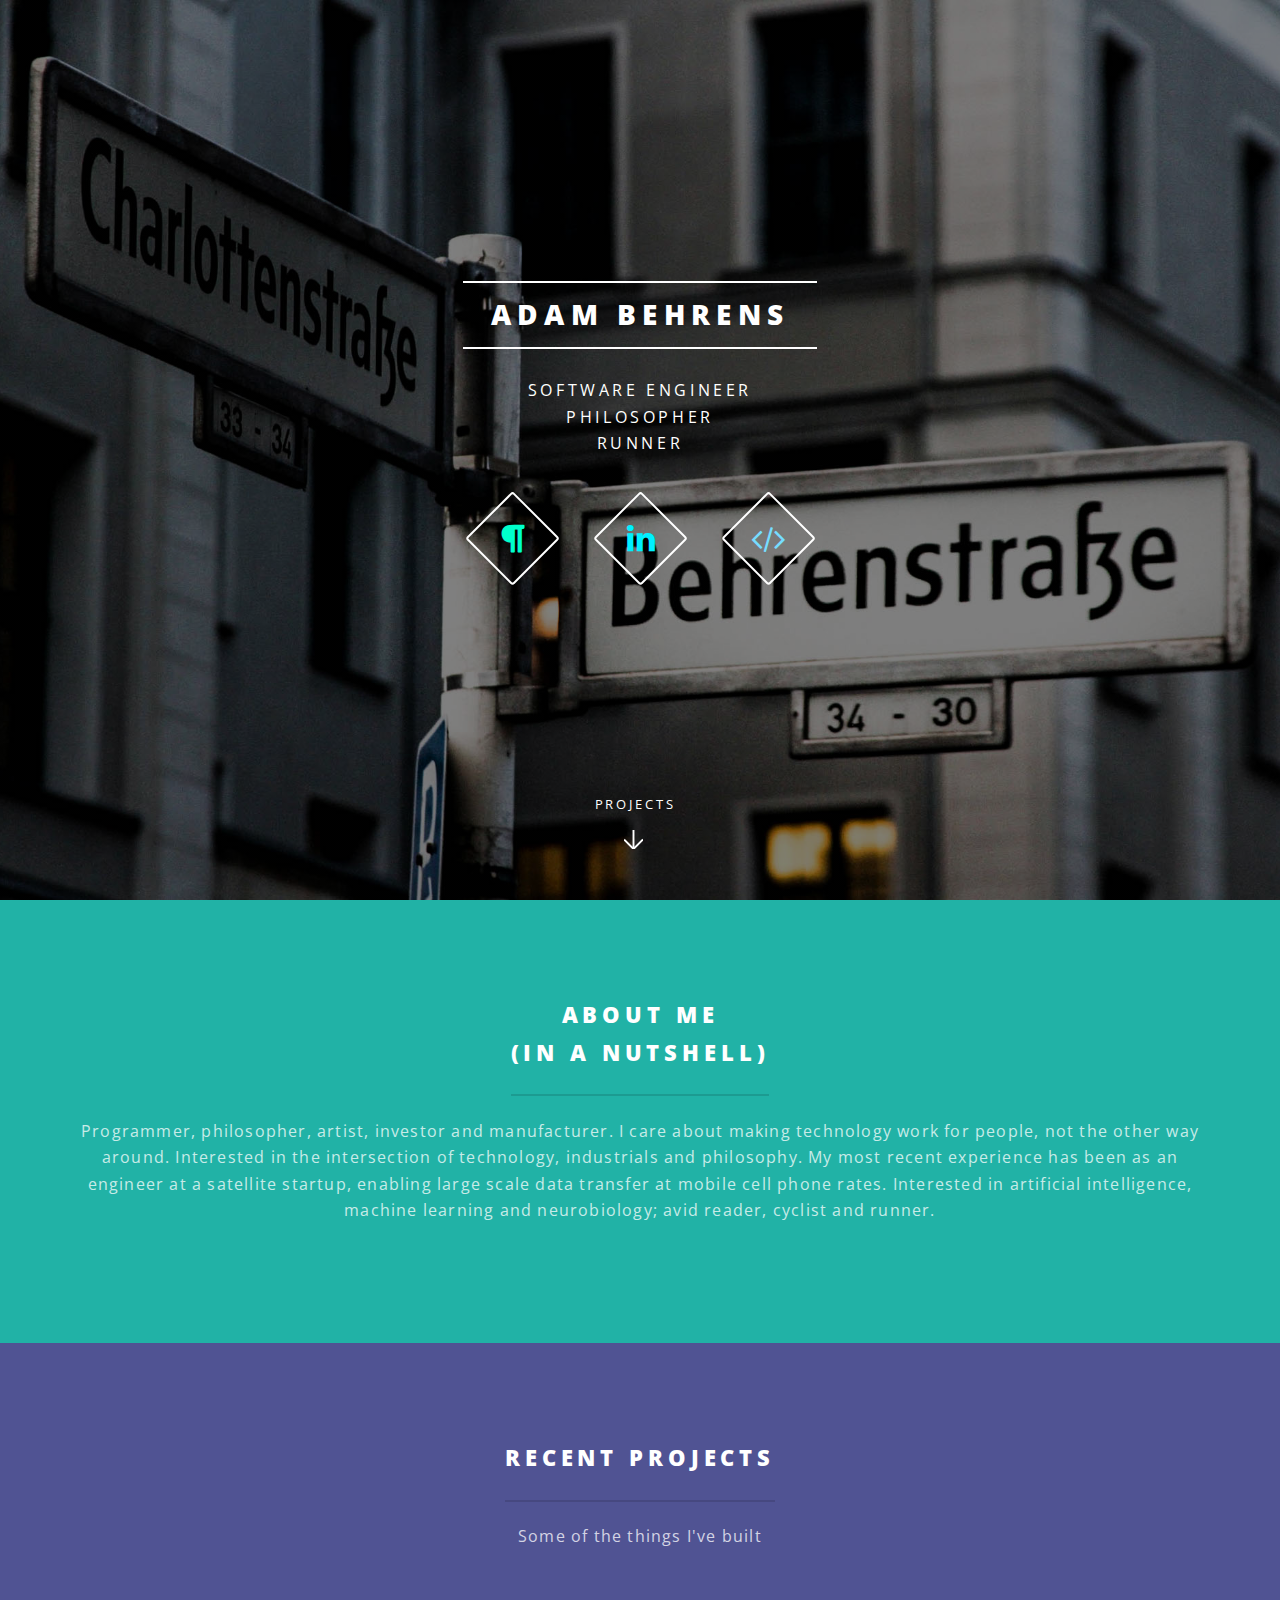
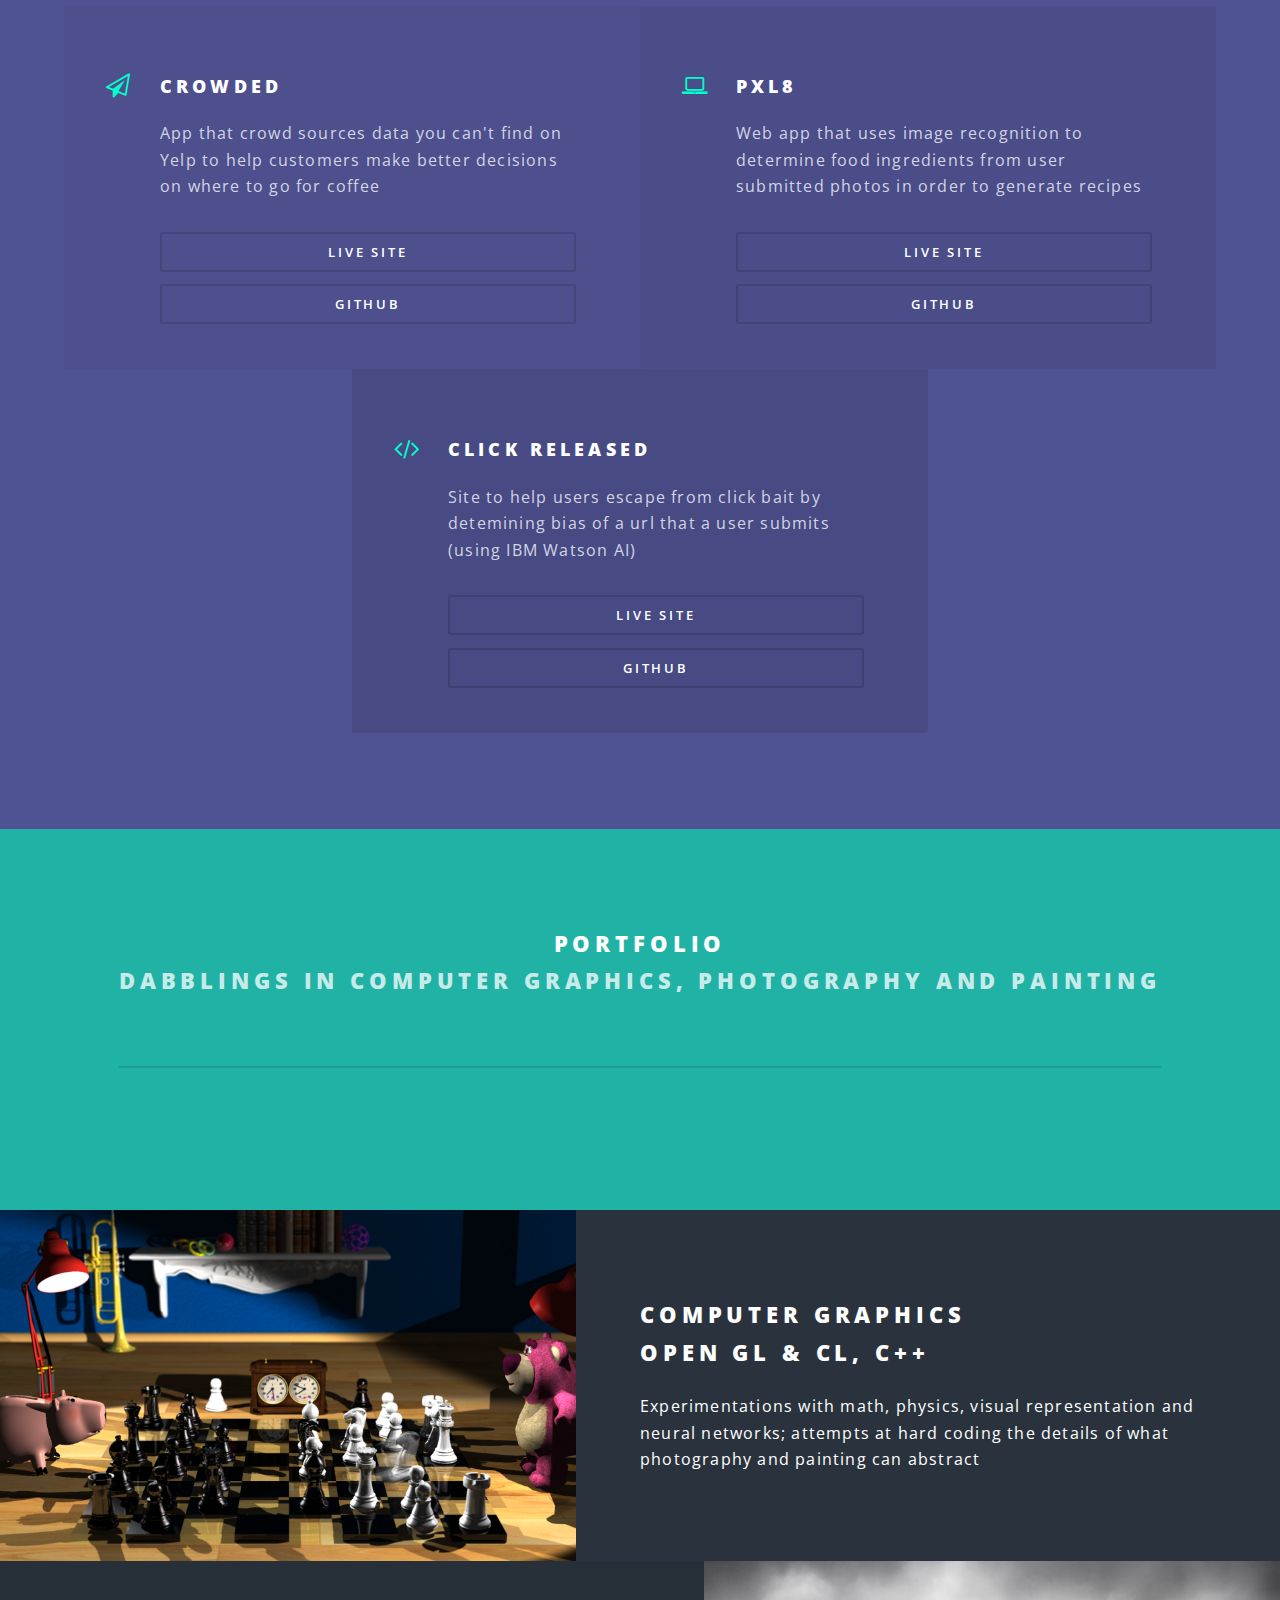
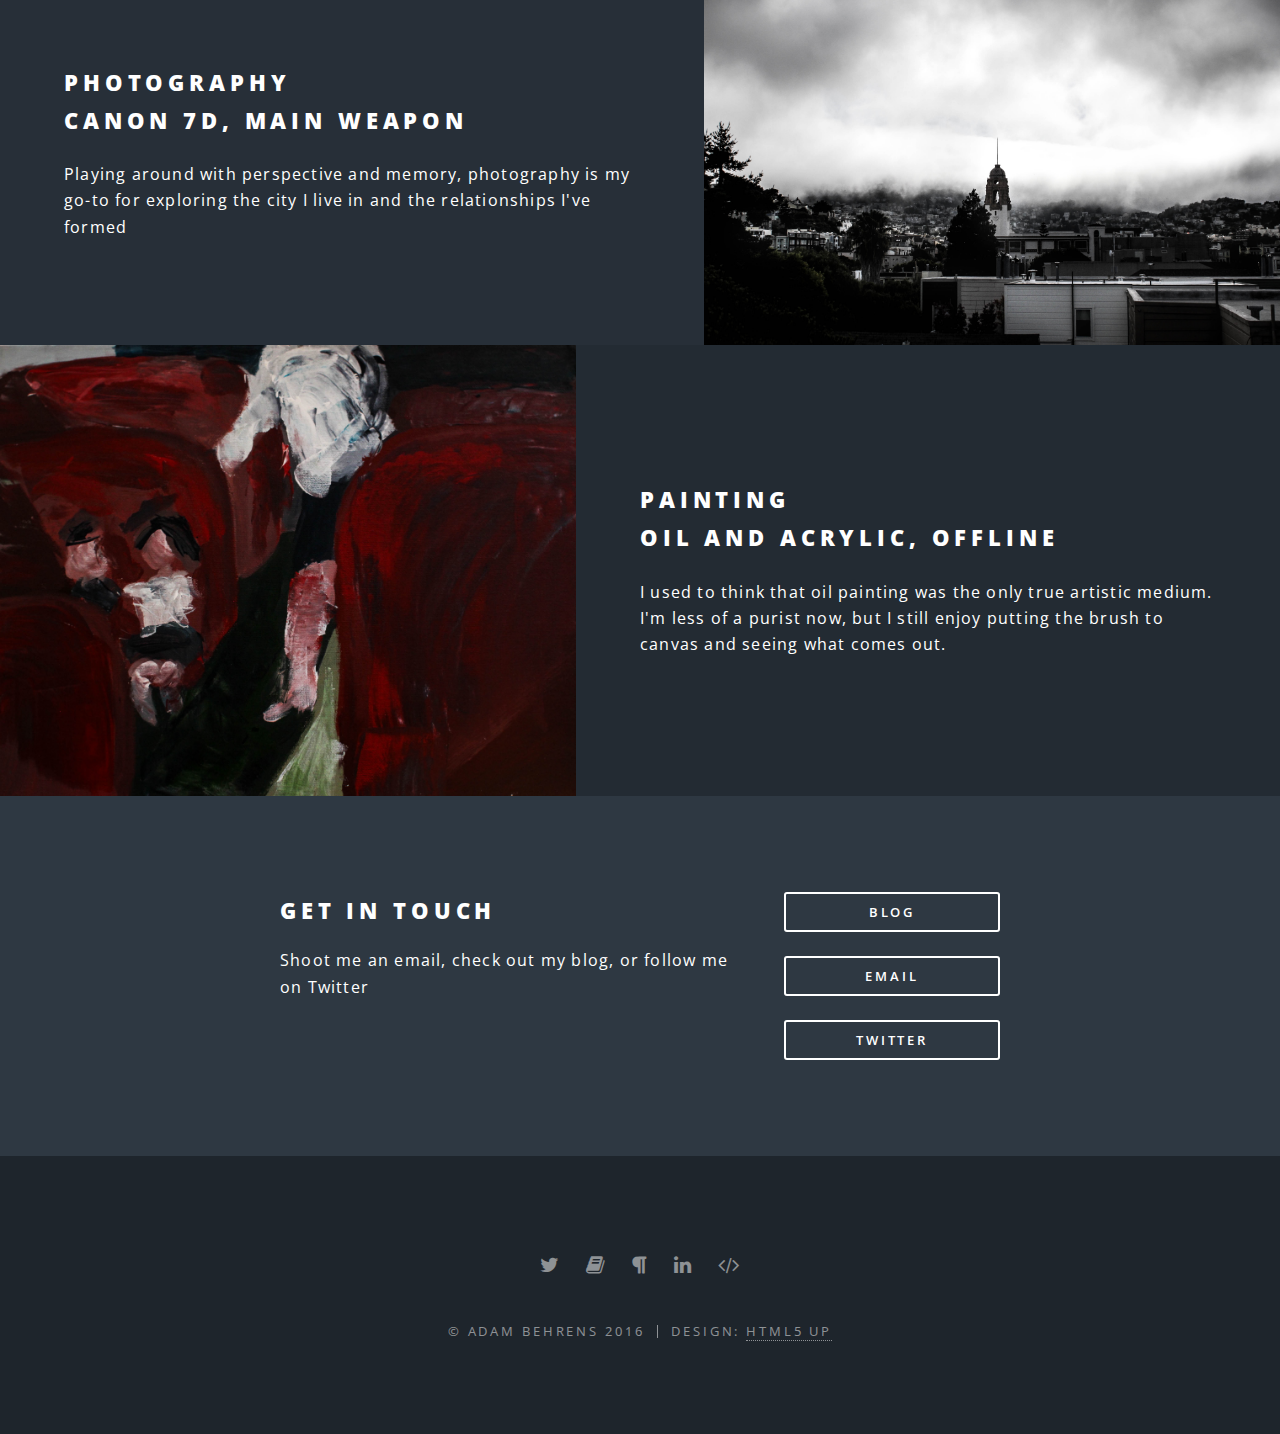
<file: index.html>
<!DOCTYPE HTML>
<html>
	<head>
		<title>Adam Behrens Personal Site</title>
		<meta charset="utf-8" />
		<meta name="viewport" content="width=device-width, initial-scale=1" />
		<!--[if lte IE 8]><script src="assets/js/ie/html5shiv.js"></script><![endif]-->
		<link rel="stylesheet" href="assets/css/main.css" />
		<!--[if lte IE 8]><link rel="stylesheet" href="assets/css/ie8.css" /><![endif]-->
		<!--[if lte IE 9]><link rel="stylesheet" href="assets/css/ie9.css" /><![endif]-->
	</head>
	<body class="landing">

		<!-- Page Wrapper -->
			<div id="page-wrapper">

				<!-- Header -->
					<header id="header" class="alt">
						<h1><a href="index.html">Adam Behrens</a></h1>
					</header>

				<!-- Banner -->
					<section id="banner">
						<div class="inner">
							<h2>Adam Behrens</h2>
							<p>Software Engineer<br />
								Philosopher <br />
								Runner <br />
							<ul class="icons major">
								<li><a href="https://medium.com/@adambehrens" class="icon fa-paragraph major style1"><span class="label">Blog</span></a></li>
								<li><a href="https://www.linkedin.com/in/adam-behrens-2364a122/" class="icon fa-linkedin major style2"><span class="label">LinkedIn</span></a></li>
								<!--<li href="https://twitter.com/adambehrens"><span class="icon fa-twitter major style3"><span class="label" >Twitter</span></span></li>-->
								<li><a href="https://github.com/abe732" class="icon fa-code major style3"><span class="label" >Github</span></a></li>
							</ul>
						</div>
						<a href="#one" class="more scrolly">Projects</a>
					</section>

				<!-- One -->
					<section id="one" class="wrapper style1 special">
						<div class="inner">
							<header class="major">
								<h2>About Me<br />
								(in a nutshell)</h2>
								<p>Programmer, philosopher, artist, investor and manufacturer. I care about making technology work for people, not the other way around. Interested in the intersection of technology, industrials and philosophy. My most recent experience has been as an engineer at a satellite startup, enabling large scale data transfer at mobile cell phone rates. Interested in artificial intelligence, machine learning and neurobiology; avid reader, cyclist and runner.</p>
							</header>

						</div>
					</section>

				<!-- Three -->
					<section id="three" class="wrapper style3 special">
						<div class="inner">
							<header class="major">
								<h2>Recent Projects</h2>
								<p>Some of the things I've built</p>
							</header>
							<ul class="features">
								<li class="icon fa-paper-plane-o">
									<h3>Crowded</h3>
									<p>App that crowd sources data you can't find on Yelp to help customers make better decisions on where to go for coffee</p>
									<a href="https://crowdedcafe.herokuapp.com/" class="button fit">Live Site</a><a href="https://github.com/crowdedProject/Crowded" class="button fit">Github</a>
								</li>
								<li class="icon fa-laptop">
									<h3>Pxl8</h3>
									<p>Web app that uses image recognition to determine food ingredients from user submitted photos in order to generate recipes</p>
									<a href="http://pxl-8.com" class="button fit">Live Site</a><a href="https://github.com/HipHopArray/hip-hop-array" class="button fit">Github</a>
								</li>
								<li class="icon fa-code">
									<h3>Click Released</h3>
									<p>Site to help users escape from click bait by detemining bias of a url that a user submits (using IBM Watson AI)</p>
									<a href="https://warm-bayou-59705.herokuapp.com/" class="button fit">Live Site</a><a href="https://github.com/abe732/Click-Released-Beta" class="button fit">Github</a>
								</li>
							</ul>
						</div>
					</section>

				<!-- Two (move to third!)-->
				<section id="one" class="wrapper style1 special">
						<div class="inner">
							<header class="major">
								<h2>Portfolio<br />
								<p>Dabblings in computer graphics, photography and painting</p>
							</header>
						</div>
				</section>
					<section id="two" class="wrapper alt style2">
						<section class="spotlight">
							<div class="image"><img src="assets/graphics-portfolio/chess-toy-story.png" alt="" /></div><div class="content">
								<h2>Computer Graphics<br />
								Open GL & CL, C++
								</h2>
								<p>Experimentations with math, physics, visual representation and neural networks; attempts at hard coding the details of what photography and painting can abstract</p>
							</div>
						</section>
						<section class="spotlight">
							<div class="image"><img src="assets/portfolio-photos/sf-noir.jpg" alt="" /></div><div class="content">
								<h2>Photography<br />
								Canon 7d, Main Weapon</h2>
								<p>Playing around with perspective and memory, photography is my go-to for exploring the city I live in and the relationships I've formed</p>
							</div>
						</section>
						<section class="spotlight">
							<div class="image"><img src="assets/artwork-updated-july/adam-website-6.jpg" alt="" /></div><div class="content">
								<h2>Painting<br />
								Oil and Acrylic, offline</h2>
								<p>I used to think that oil painting was the only true artistic medium. I'm less of a purist now, but I still enjoy putting the brush to canvas and seeing what comes out.</p>
							</div>
						</section>
					</section>

				<!-- CTA -->
					<section id="cta" class="wrapper style4">
						<div class="inner">
							<header>
								<h2>Get in touch</h2>
								<p>Shoot me an email, check out my blog, or follow me on Twitter</p>
							</header>
							<ul class="actions vertical">
								<li><a href="https://medium.com/@adambehrens" class="button fit">Blog</a></li>
								<li><a href="mailto:baiyinan89@gmail.com?Subject=Hey%20Adam!"" class="button fit">Email</a></li>
								<li><a href="https://twitter.com/AdamBehrens" class="button fit">Twitter</a></li>
							</ul>
						</div>
					</section>

				<!-- Footer -->
					<footer id="footer">
						<ul class="icons">
							<li><a href="https://twitter.com/AdamBehrens" class="icon fa-twitter"><span class="label">Twitter</span></a></li>
							<li><a href="https://www.goodreads.com/user/show/5999588-adam" class="icon fa-book"><span class="label">GoodReads</span></a></li>
							<li><a href="https://medium.com/@adambehrens" class="icon fa-paragraph"><span class="label">Medium</span></a></li>
							<li><a href="https://www.linkedin.com/in/adam-behrens-2364a122/" class="icon fa-linkedin"><span class="label">LinkedIn</span></a></li>
							<li><a href="https://github.com/abe732" class="icon fa-code"><span class="label">Github</span></a></li>
						</ul>
						<ul class="copyright">
							<li>&copy; Adam Behrens 2016</li><li>Design: <a href="http://html5up.net">HTML5 UP</a></li>
						</ul>
					</footer>

			</div>

		<!-- Scripts -->
			<script src="assets/js/jquery.min.js"></script>
			<script src="assets/js/jquery.scrollex.min.js"></script>
			<script src="assets/js/jquery.scrolly.min.js"></script>
			<script src="assets/js/skel.min.js"></script>
			<script src="assets/js/util.js"></script>
			<!--[if lte IE 8]><script src="assets/js/ie/respond.min.js"></script><![endif]-->
			<script src="assets/js/main.js"></script>

	</body>
</html>
</file>
<file: assets/css/ie8.css>
/*
	Spectral by HTML5 UP
	html5up.net | @ajlkn
	Free for personal and commercial use under the CCA 3.0 license (html5up.net/license)
*/

/* Icon */

	.icon.major {
		border: none;
	}

		.icon.major:before {
			font-size: 3em;
		}

/* Form */

	label {
		color: #2E3842;
	}

	input[type="text"],
	input[type="password"],
	input[type="email"],
	select,
	textarea {
		border: solid 1px #dfdfdf;
	}

/* Button */

	input[type="submit"],
	input[type="reset"],
	input[type="button"],
	button,
	.button {
		border: solid 2px #dfdfdf;
	}

		input[type="submit"].special,
		input[type="reset"].special,
		input[type="button"].special,
		button.special,
		.button.special {
			border: 0 !important;
		}

/* Page Wrapper + Menu */

	#menu {
		display: none;
	}

	body.is-menu-visible #menu {
		display: block;
	}

/* Header */

	#header nav > ul > li > a.menuToggle:after {
		display: none;
	}

/* Banner + Wrapper (style4) */

	#banner,
	.wrapper.style4 {
		-ms-behavior: url("assets/js/ie/backgroundsize.min.htc");
	}

		#banner:before,
		.wrapper.style4:before {
			display: none;
		}

/* Banner */

	#banner .more {
		height: 4em;
	}

		#banner .more:after {
			display: none;
		}

/* Main */

	#main > header {
		-ms-behavior: url("assets/js/ie/backgroundsize.min.htc");
	}

		#main > header:before {
			display: none;
		}
</file>
<file: assets/css/ie9.css>
/*
	Spectral by HTML5 UP
	html5up.net | @ajlkn
	Free for personal and commercial use under the CCA 3.0 license (html5up.net/license)
*/

/* Spotlight */

	.spotlight {
		display: block;
	}

		.spotlight .image {
			display: inline-block;
			vertical-align: top;
		}

		.spotlight .content {
			padding: 4em 4em 2em 4em ;
			display: inline-block;
		}

		.spotlight:after {
			clear: both;
			content: '';
			display: block;
		}

/* Features */

	.features {
		display: block;
	}

		.features li {
			float: left;
		}

		.features:after {
			content: '';
			display: block;
			clear: both;
		}

/* Banner + Wrapper (style4) */

	#banner,
	.wrapper.style4 {
		background-image: url("../../images/banner.jpg");
		background-position: center center;
		background-repeat: no-repeat;
		background-size: cover;
		position: relative;
	}

		#banner:before,
		.wrapper.style4:before {
			background: #000000;
			content: '';
			height: 100%;
			left: 0;
			opacity: 0.5;
			position: absolute;
			top: 0;
			width: 100%;
		}

		#banner .inner,
		.wrapper.style4 .inner {
			position: relative;
			z-index: 1;
		}

/* Banner */

	#banner {
		padding: 14em 0 12em 0 ;
		height: auto;
	}

		#banner:after {
			display: none;
		}

/* CTA */

	#cta .inner header {
		float: left;
	}

	#cta .inner .actions {
		float: left;
	}

	#cta .inner:after {
		clear: both;
		content: '';
		display: block;
	}

/* Main */

	#main > header {
		background-image: url("../../images/banner.jpg");
		background-position: center center;
		background-repeat: no-repeat;
		background-size: cover;
		position: relative;
	}

		#main > header:before {
			background: #000000;
			content: '';
			height: 100%;
			left: 0;
			opacity: 0.5;
			position: absolute;
			top: 0;
			width: 100%;
		}

		#main > header > * {
			position: relative;
			z-index: 1;
		}
</file>
<file: assets/css/main.css>
@import url(font-awesome.min.css);
@import url("http://fonts.googleapis.com/css?family=Open+Sans:400,400italic,600,600italic,800,800italic");

/*
	Spectral by HTML5 UP
	html5up.net | @ajlkn
	Free for personal and commercial use under the CCA 3.0 license (html5up.net/license)
*/

/* Reset */

	html, body, div, span, applet, object, iframe, h1, h2, h3, h4, h5, h6, p, blockquote, pre, a, abbr, acronym, address, big, cite, code, del, dfn, em, img, ins, kbd, q, s, samp, small, strike, strong, sub, sup, tt, var, b, u, i, center, dl, dt, dd, ol, ul, li, fieldset, form, label, legend, table, caption, tbody, tfoot, thead, tr, th, td, article, aside, canvas, details, embed, figure, figcaption, footer, header, hgroup, menu, nav, output, ruby, section, summary, time, mark, audio, video {
		margin: 0;
		padding: 0;
		border: 0;
		font-size: 100%;
		font: inherit;
		vertical-align: baseline;
	}

	article, aside, details, figcaption, figure, footer, header, hgroup, menu, nav, section {
		display: block;
	}

	body {
		line-height: 1;
	}

	ol, ul {
		list-style: none;
	}

	blockquote, q {
		quotes: none;
	}

	blockquote:before, blockquote:after, q:before, q:after {
		content: '';
		content: none;
	}

	table {
		border-collapse: collapse;
		border-spacing: 0;
	}

	body {
		-webkit-text-size-adjust: none;
	}

/* Box Model */

	*, *:before, *:after {
		-moz-box-sizing: border-box;
		-webkit-box-sizing: border-box;
		box-sizing: border-box;
	}

/* Grid */

	.row {
		border-bottom: solid 1px transparent;
		-moz-box-sizing: border-box;
		-webkit-box-sizing: border-box;
		box-sizing: border-box;
	}

	.row > * {
		float: left;
		-moz-box-sizing: border-box;
		-webkit-box-sizing: border-box;
		box-sizing: border-box;
	}

	.row:after, .row:before {
		content: '';
		display: block;
		clear: both;
		height: 0;
	}

	.row.uniform > * > :first-child {
		margin-top: 0;
	}

	.row.uniform > * > :last-child {
		margin-bottom: 0;
	}

	.row.\30 \25 > * {
		padding: 0 0 0 0em;
	}

	.row.\30 \25 {
		margin: 0 0 -1px 0em;
	}

	.row.uniform.\30 \25 > * {
		padding: 0em 0 0 0em;
	}

	.row.uniform.\30 \25 {
		margin: 0em 0 -1px 0em;
	}

	.row > * {
		padding: 0 0 0 1.5em;
	}

	.row {
		margin: 0 0 -1px -1.5em;
	}

	.row.uniform > * {
		padding: 1.5em 0 0 1.5em;
	}

	.row.uniform {
		margin: -1.5em 0 -1px -1.5em;
	}

	.row.\32 00\25 > * {
		padding: 0 0 0 3em;
	}

	.row.\32 00\25 {
		margin: 0 0 -1px -3em;
	}

	.row.uniform.\32 00\25 > * {
		padding: 3em 0 0 3em;
	}

	.row.uniform.\32 00\25 {
		margin: -3em 0 -1px -3em;
	}

	.row.\31 50\25 > * {
		padding: 0 0 0 2.25em;
	}

	.row.\31 50\25 {
		margin: 0 0 -1px -2.25em;
	}

	.row.uniform.\31 50\25 > * {
		padding: 2.25em 0 0 2.25em;
	}

	.row.uniform.\31 50\25 {
		margin: -2.25em 0 -1px -2.25em;
	}

	.row.\35 0\25 > * {
		padding: 0 0 0 0.75em;
	}

	.row.\35 0\25 {
		margin: 0 0 -1px -0.75em;
	}

	.row.uniform.\35 0\25 > * {
		padding: 0.75em 0 0 0.75em;
	}

	.row.uniform.\35 0\25 {
		margin: -0.75em 0 -1px -0.75em;
	}

	.row.\32 5\25 > * {
		padding: 0 0 0 0.375em;
	}

	.row.\32 5\25 {
		margin: 0 0 -1px -0.375em;
	}

	.row.uniform.\32 5\25 > * {
		padding: 0.375em 0 0 0.375em;
	}

	.row.uniform.\32 5\25 {
		margin: -0.375em 0 -1px -0.375em;
	}

	.\31 2u, .\31 2u\24 {
		width: 100%;
		clear: none;
		margin-left: 0;
	}

	.\31 1u, .\31 1u\24 {
		width: 91.6666666667%;
		clear: none;
		margin-left: 0;
	}

	.\31 0u, .\31 0u\24 {
		width: 83.3333333333%;
		clear: none;
		margin-left: 0;
	}

	.\39 u, .\39 u\24 {
		width: 75%;
		clear: none;
		margin-left: 0;
	}

	.\38 u, .\38 u\24 {
		width: 66.6666666667%;
		clear: none;
		margin-left: 0;
	}

	.\37 u, .\37 u\24 {
		width: 58.3333333333%;
		clear: none;
		margin-left: 0;
	}

	.\36 u, .\36 u\24 {
		width: 50%;
		clear: none;
		margin-left: 0;
	}

	.\35 u, .\35 u\24 {
		width: 41.6666666667%;
		clear: none;
		margin-left: 0;
	}

	.\34 u, .\34 u\24 {
		width: 33.3333333333%;
		clear: none;
		margin-left: 0;
	}

	.\33 u, .\33 u\24 {
		width: 25%;
		clear: none;
		margin-left: 0;
	}

	.\32 u, .\32 u\24 {
		width: 16.6666666667%;
		clear: none;
		margin-left: 0;
	}

	.\31 u, .\31 u\24 {
		width: 8.3333333333%;
		clear: none;
		margin-left: 0;
	}

	.\31 2u\24 + *,
	.\31 1u\24 + *,
	.\31 0u\24 + *,
	.\39 u\24 + *,
	.\38 u\24 + *,
	.\37 u\24 + *,
	.\36 u\24 + *,
	.\35 u\24 + *,
	.\34 u\24 + *,
	.\33 u\24 + *,
	.\32 u\24 + *,
	.\31 u\24 + * {
		clear: left;
	}

	.\-11u {
		margin-left: 91.66667%;
	}

	.\-10u {
		margin-left: 83.33333%;
	}

	.\-9u {
		margin-left: 75%;
	}

	.\-8u {
		margin-left: 66.66667%;
	}

	.\-7u {
		margin-left: 58.33333%;
	}

	.\-6u {
		margin-left: 50%;
	}

	.\-5u {
		margin-left: 41.66667%;
	}

	.\-4u {
		margin-left: 33.33333%;
	}

	.\-3u {
		margin-left: 25%;
	}

	.\-2u {
		margin-left: 16.66667%;
	}

	.\-1u {
		margin-left: 8.33333%;
	}

	@media screen and (max-width: 1680px) {

		.row > * {
			padding: 0 0 0 1.5em;
		}

		.row {
			margin: 0 0 -1px -1.5em;
		}

		.row.uniform > * {
			padding: 1.5em 0 0 1.5em;
		}

		.row.uniform {
			margin: -1.5em 0 -1px -1.5em;
		}

		.row.\32 00\25 > * {
			padding: 0 0 0 3em;
		}

		.row.\32 00\25 {
			margin: 0 0 -1px -3em;
		}

		.row.uniform.\32 00\25 > * {
			padding: 3em 0 0 3em;
		}

		.row.uniform.\32 00\25 {
			margin: -3em 0 -1px -3em;
		}

		.row.\31 50\25 > * {
			padding: 0 0 0 2.25em;
		}

		.row.\31 50\25 {
			margin: 0 0 -1px -2.25em;
		}

		.row.uniform.\31 50\25 > * {
			padding: 2.25em 0 0 2.25em;
		}

		.row.uniform.\31 50\25 {
			margin: -2.25em 0 -1px -2.25em;
		}

		.row.\35 0\25 > * {
			padding: 0 0 0 0.75em;
		}

		.row.\35 0\25 {
			margin: 0 0 -1px -0.75em;
		}

		.row.uniform.\35 0\25 > * {
			padding: 0.75em 0 0 0.75em;
		}

		.row.uniform.\35 0\25 {
			margin: -0.75em 0 -1px -0.75em;
		}

		.row.\32 5\25 > * {
			padding: 0 0 0 0.375em;
		}

		.row.\32 5\25 {
			margin: 0 0 -1px -0.375em;
		}

		.row.uniform.\32 5\25 > * {
			padding: 0.375em 0 0 0.375em;
		}

		.row.uniform.\32 5\25 {
			margin: -0.375em 0 -1px -0.375em;
		}

		.\31 2u\28xlarge\29, .\31 2u\24\28xlarge\29 {
			width: 100%;
			clear: none;
			margin-left: 0;
		}

		.\31 1u\28xlarge\29, .\31 1u\24\28xlarge\29 {
			width: 91.6666666667%;
			clear: none;
			margin-left: 0;
		}

		.\31 0u\28xlarge\29, .\31 0u\24\28xlarge\29 {
			width: 83.3333333333%;
			clear: none;
			margin-left: 0;
		}

		.\39 u\28xlarge\29, .\39 u\24\28xlarge\29 {
			width: 75%;
			clear: none;
			margin-left: 0;
		}

		.\38 u\28xlarge\29, .\38 u\24\28xlarge\29 {
			width: 66.6666666667%;
			clear: none;
			margin-left: 0;
		}

		.\37 u\28xlarge\29, .\37 u\24\28xlarge\29 {
			width: 58.3333333333%;
			clear: none;
			margin-left: 0;
		}

		.\36 u\28xlarge\29, .\36 u\24\28xlarge\29 {
			width: 50%;
			clear: none;
			margin-left: 0;
		}

		.\35 u\28xlarge\29, .\35 u\24\28xlarge\29 {
			width: 41.6666666667%;
			clear: none;
			margin-left: 0;
		}

		.\34 u\28xlarge\29, .\34 u\24\28xlarge\29 {
			width: 33.3333333333%;
			clear: none;
			margin-left: 0;
		}

		.\33 u\28xlarge\29, .\33 u\24\28xlarge\29 {
			width: 25%;
			clear: none;
			margin-left: 0;
		}

		.\32 u\28xlarge\29, .\32 u\24\28xlarge\29 {
			width: 16.6666666667%;
			clear: none;
			margin-left: 0;
		}

		.\31 u\28xlarge\29, .\31 u\24\28xlarge\29 {
			width: 8.3333333333%;
			clear: none;
			margin-left: 0;
		}

		.\31 2u\24\28xlarge\29 + *,
		.\31 1u\24\28xlarge\29 + *,
		.\31 0u\24\28xlarge\29 + *,
		.\39 u\24\28xlarge\29 + *,
		.\38 u\24\28xlarge\29 + *,
		.\37 u\24\28xlarge\29 + *,
		.\36 u\24\28xlarge\29 + *,
		.\35 u\24\28xlarge\29 + *,
		.\34 u\24\28xlarge\29 + *,
		.\33 u\24\28xlarge\29 + *,
		.\32 u\24\28xlarge\29 + *,
		.\31 u\24\28xlarge\29 + * {
			clear: left;
		}

		.\-11u\28xlarge\29 {
			margin-left: 91.66667%;
		}

		.\-10u\28xlarge\29 {
			margin-left: 83.33333%;
		}

		.\-9u\28xlarge\29 {
			margin-left: 75%;
		}

		.\-8u\28xlarge\29 {
			margin-left: 66.66667%;
		}

		.\-7u\28xlarge\29 {
			margin-left: 58.33333%;
		}

		.\-6u\28xlarge\29 {
			margin-left: 50%;
		}

		.\-5u\28xlarge\29 {
			margin-left: 41.66667%;
		}

		.\-4u\28xlarge\29 {
			margin-left: 33.33333%;
		}

		.\-3u\28xlarge\29 {
			margin-left: 25%;
		}

		.\-2u\28xlarge\29 {
			margin-left: 16.66667%;
		}

		.\-1u\28xlarge\29 {
			margin-left: 8.33333%;
		}

	}

	@media screen and (max-width: 1280px) {

		.row > * {
			padding: 0 0 0 1.5em;
		}

		.row {
			margin: 0 0 -1px -1.5em;
		}

		.row.uniform > * {
			padding: 1.5em 0 0 1.5em;
		}

		.row.uniform {
			margin: -1.5em 0 -1px -1.5em;
		}

		.row.\32 00\25 > * {
			padding: 0 0 0 3em;
		}

		.row.\32 00\25 {
			margin: 0 0 -1px -3em;
		}

		.row.uniform.\32 00\25 > * {
			padding: 3em 0 0 3em;
		}

		.row.uniform.\32 00\25 {
			margin: -3em 0 -1px -3em;
		}

		.row.\31 50\25 > * {
			padding: 0 0 0 2.25em;
		}

		.row.\31 50\25 {
			margin: 0 0 -1px -2.25em;
		}

		.row.uniform.\31 50\25 > * {
			padding: 2.25em 0 0 2.25em;
		}

		.row.uniform.\31 50\25 {
			margin: -2.25em 0 -1px -2.25em;
		}

		.row.\35 0\25 > * {
			padding: 0 0 0 0.75em;
		}

		.row.\35 0\25 {
			margin: 0 0 -1px -0.75em;
		}

		.row.uniform.\35 0\25 > * {
			padding: 0.75em 0 0 0.75em;
		}

		.row.uniform.\35 0\25 {
			margin: -0.75em 0 -1px -0.75em;
		}

		.row.\32 5\25 > * {
			padding: 0 0 0 0.375em;
		}

		.row.\32 5\25 {
			margin: 0 0 -1px -0.375em;
		}

		.row.uniform.\32 5\25 > * {
			padding: 0.375em 0 0 0.375em;
		}

		.row.uniform.\32 5\25 {
			margin: -0.375em 0 -1px -0.375em;
		}

		.\31 2u\28large\29, .\31 2u\24\28large\29 {
			width: 100%;
			clear: none;
			margin-left: 0;
		}

		.\31 1u\28large\29, .\31 1u\24\28large\29 {
			width: 91.6666666667%;
			clear: none;
			margin-left: 0;
		}

		.\31 0u\28large\29, .\31 0u\24\28large\29 {
			width: 83.3333333333%;
			clear: none;
			margin-left: 0;
		}

		.\39 u\28large\29, .\39 u\24\28large\29 {
			width: 75%;
			clear: none;
			margin-left: 0;
		}

		.\38 u\28large\29, .\38 u\24\28large\29 {
			width: 66.6666666667%;
			clear: none;
			margin-left: 0;
		}

		.\37 u\28large\29, .\37 u\24\28large\29 {
			width: 58.3333333333%;
			clear: none;
			margin-left: 0;
		}

		.\36 u\28large\29, .\36 u\24\28large\29 {
			width: 50%;
			clear: none;
			margin-left: 0;
		}

		.\35 u\28large\29, .\35 u\24\28large\29 {
			width: 41.6666666667%;
			clear: none;
			margin-left: 0;
		}

		.\34 u\28large\29, .\34 u\24\28large\29 {
			width: 33.3333333333%;
			clear: none;
			margin-left: 0;
		}

		.\33 u\28large\29, .\33 u\24\28large\29 {
			width: 25%;
			clear: none;
			margin-left: 0;
		}

		.\32 u\28large\29, .\32 u\24\28large\29 {
			width: 16.6666666667%;
			clear: none;
			margin-left: 0;
		}

		.\31 u\28large\29, .\31 u\24\28large\29 {
			width: 8.3333333333%;
			clear: none;
			margin-left: 0;
		}

		.\31 2u\24\28large\29 + *,
		.\31 1u\24\28large\29 + *,
		.\31 0u\24\28large\29 + *,
		.\39 u\24\28large\29 + *,
		.\38 u\24\28large\29 + *,
		.\37 u\24\28large\29 + *,
		.\36 u\24\28large\29 + *,
		.\35 u\24\28large\29 + *,
		.\34 u\24\28large\29 + *,
		.\33 u\24\28large\29 + *,
		.\32 u\24\28large\29 + *,
		.\31 u\24\28large\29 + * {
			clear: left;
		}

		.\-11u\28large\29 {
			margin-left: 91.66667%;
		}

		.\-10u\28large\29 {
			margin-left: 83.33333%;
		}

		.\-9u\28large\29 {
			margin-left: 75%;
		}

		.\-8u\28large\29 {
			margin-left: 66.66667%;
		}

		.\-7u\28large\29 {
			margin-left: 58.33333%;
		}

		.\-6u\28large\29 {
			margin-left: 50%;
		}

		.\-5u\28large\29 {
			margin-left: 41.66667%;
		}

		.\-4u\28large\29 {
			margin-left: 33.33333%;
		}

		.\-3u\28large\29 {
			margin-left: 25%;
		}

		.\-2u\28large\29 {
			margin-left: 16.66667%;
		}

		.\-1u\28large\29 {
			margin-left: 8.33333%;
		}

	}

	@media screen and (max-width: 980px) {

		.row > * {
			padding: 0 0 0 1.5em;
		}

		.row {
			margin: 0 0 -1px -1.5em;
		}

		.row.uniform > * {
			padding: 1.5em 0 0 1.5em;
		}

		.row.uniform {
			margin: -1.5em 0 -1px -1.5em;
		}

		.row.\32 00\25 > * {
			padding: 0 0 0 3em;
		}

		.row.\32 00\25 {
			margin: 0 0 -1px -3em;
		}

		.row.uniform.\32 00\25 > * {
			padding: 3em 0 0 3em;
		}

		.row.uniform.\32 00\25 {
			margin: -3em 0 -1px -3em;
		}

		.row.\31 50\25 > * {
			padding: 0 0 0 2.25em;
		}

		.row.\31 50\25 {
			margin: 0 0 -1px -2.25em;
		}

		.row.uniform.\31 50\25 > * {
			padding: 2.25em 0 0 2.25em;
		}

		.row.uniform.\31 50\25 {
			margin: -2.25em 0 -1px -2.25em;
		}

		.row.\35 0\25 > * {
			padding: 0 0 0 0.75em;
		}

		.row.\35 0\25 {
			margin: 0 0 -1px -0.75em;
		}

		.row.uniform.\35 0\25 > * {
			padding: 0.75em 0 0 0.75em;
		}

		.row.uniform.\35 0\25 {
			margin: -0.75em 0 -1px -0.75em;
		}

		.row.\32 5\25 > * {
			padding: 0 0 0 0.375em;
		}

		.row.\32 5\25 {
			margin: 0 0 -1px -0.375em;
		}

		.row.uniform.\32 5\25 > * {
			padding: 0.375em 0 0 0.375em;
		}

		.row.uniform.\32 5\25 {
			margin: -0.375em 0 -1px -0.375em;
		}

		.\31 2u\28medium\29, .\31 2u\24\28medium\29 {
			width: 100%;
			clear: none;
			margin-left: 0;
		}

		.\31 1u\28medium\29, .\31 1u\24\28medium\29 {
			width: 91.6666666667%;
			clear: none;
			margin-left: 0;
		}

		.\31 0u\28medium\29, .\31 0u\24\28medium\29 {
			width: 83.3333333333%;
			clear: none;
			margin-left: 0;
		}

		.\39 u\28medium\29, .\39 u\24\28medium\29 {
			width: 75%;
			clear: none;
			margin-left: 0;
		}

		.\38 u\28medium\29, .\38 u\24\28medium\29 {
			width: 66.6666666667%;
			clear: none;
			margin-left: 0;
		}

		.\37 u\28medium\29, .\37 u\24\28medium\29 {
			width: 58.3333333333%;
			clear: none;
			margin-left: 0;
		}

		.\36 u\28medium\29, .\36 u\24\28medium\29 {
			width: 50%;
			clear: none;
			margin-left: 0;
		}

		.\35 u\28medium\29, .\35 u\24\28medium\29 {
			width: 41.6666666667%;
			clear: none;
			margin-left: 0;
		}

		.\34 u\28medium\29, .\34 u\24\28medium\29 {
			width: 33.3333333333%;
			clear: none;
			margin-left: 0;
		}

		.\33 u\28medium\29, .\33 u\24\28medium\29 {
			width: 25%;
			clear: none;
			margin-left: 0;
		}

		.\32 u\28medium\29, .\32 u\24\28medium\29 {
			width: 16.6666666667%;
			clear: none;
			margin-left: 0;
		}

		.\31 u\28medium\29, .\31 u\24\28medium\29 {
			width: 8.3333333333%;
			clear: none;
			margin-left: 0;
		}

		.\31 2u\24\28medium\29 + *,
		.\31 1u\24\28medium\29 + *,
		.\31 0u\24\28medium\29 + *,
		.\39 u\24\28medium\29 + *,
		.\38 u\24\28medium\29 + *,
		.\37 u\24\28medium\29 + *,
		.\36 u\24\28medium\29 + *,
		.\35 u\24\28medium\29 + *,
		.\34 u\24\28medium\29 + *,
		.\33 u\24\28medium\29 + *,
		.\32 u\24\28medium\29 + *,
		.\31 u\24\28medium\29 + * {
			clear: left;
		}

		.\-11u\28medium\29 {
			margin-left: 91.66667%;
		}

		.\-10u\28medium\29 {
			margin-left: 83.33333%;
		}

		.\-9u\28medium\29 {
			margin-left: 75%;
		}

		.\-8u\28medium\29 {
			margin-left: 66.66667%;
		}

		.\-7u\28medium\29 {
			margin-left: 58.33333%;
		}

		.\-6u\28medium\29 {
			margin-left: 50%;
		}

		.\-5u\28medium\29 {
			margin-left: 41.66667%;
		}

		.\-4u\28medium\29 {
			margin-left: 33.33333%;
		}

		.\-3u\28medium\29 {
			margin-left: 25%;
		}

		.\-2u\28medium\29 {
			margin-left: 16.66667%;
		}

		.\-1u\28medium\29 {
			margin-left: 8.33333%;
		}

	}

	@media screen and (max-width: 736px) {

		.row > * {
			padding: 0 0 0 1.5em;
		}

		.row {
			margin: 0 0 -1px -1.5em;
		}

		.row.uniform > * {
			padding: 1.5em 0 0 1.5em;
		}

		.row.uniform {
			margin: -1.5em 0 -1px -1.5em;
		}

		.row.\32 00\25 > * {
			padding: 0 0 0 3em;
		}

		.row.\32 00\25 {
			margin: 0 0 -1px -3em;
		}

		.row.uniform.\32 00\25 > * {
			padding: 3em 0 0 3em;
		}

		.row.uniform.\32 00\25 {
			margin: -3em 0 -1px -3em;
		}

		.row.\31 50\25 > * {
			padding: 0 0 0 2.25em;
		}

		.row.\31 50\25 {
			margin: 0 0 -1px -2.25em;
		}

		.row.uniform.\31 50\25 > * {
			padding: 2.25em 0 0 2.25em;
		}

		.row.uniform.\31 50\25 {
			margin: -2.25em 0 -1px -2.25em;
		}

		.row.\35 0\25 > * {
			padding: 0 0 0 0.75em;
		}

		.row.\35 0\25 {
			margin: 0 0 -1px -0.75em;
		}

		.row.uniform.\35 0\25 > * {
			padding: 0.75em 0 0 0.75em;
		}

		.row.uniform.\35 0\25 {
			margin: -0.75em 0 -1px -0.75em;
		}

		.row.\32 5\25 > * {
			padding: 0 0 0 0.375em;
		}

		.row.\32 5\25 {
			margin: 0 0 -1px -0.375em;
		}

		.row.uniform.\32 5\25 > * {
			padding: 0.375em 0 0 0.375em;
		}

		.row.uniform.\32 5\25 {
			margin: -0.375em 0 -1px -0.375em;
		}

		.\31 2u\28small\29, .\31 2u\24\28small\29 {
			width: 100%;
			clear: none;
			margin-left: 0;
		}

		.\31 1u\28small\29, .\31 1u\24\28small\29 {
			width: 91.6666666667%;
			clear: none;
			margin-left: 0;
		}

		.\31 0u\28small\29, .\31 0u\24\28small\29 {
			width: 83.3333333333%;
			clear: none;
			margin-left: 0;
		}

		.\39 u\28small\29, .\39 u\24\28small\29 {
			width: 75%;
			clear: none;
			margin-left: 0;
		}

		.\38 u\28small\29, .\38 u\24\28small\29 {
			width: 66.6666666667%;
			clear: none;
			margin-left: 0;
		}

		.\37 u\28small\29, .\37 u\24\28small\29 {
			width: 58.3333333333%;
			clear: none;
			margin-left: 0;
		}

		.\36 u\28small\29, .\36 u\24\28small\29 {
			width: 50%;
			clear: none;
			margin-left: 0;
		}

		.\35 u\28small\29, .\35 u\24\28small\29 {
			width: 41.6666666667%;
			clear: none;
			margin-left: 0;
		}

		.\34 u\28small\29, .\34 u\24\28small\29 {
			width: 33.3333333333%;
			clear: none;
			margin-left: 0;
		}

		.\33 u\28small\29, .\33 u\24\28small\29 {
			width: 25%;
			clear: none;
			margin-left: 0;
		}

		.\32 u\28small\29, .\32 u\24\28small\29 {
			width: 16.6666666667%;
			clear: none;
			margin-left: 0;
		}

		.\31 u\28small\29, .\31 u\24\28small\29 {
			width: 8.3333333333%;
			clear: none;
			margin-left: 0;
		}

		.\31 2u\24\28small\29 + *,
		.\31 1u\24\28small\29 + *,
		.\31 0u\24\28small\29 + *,
		.\39 u\24\28small\29 + *,
		.\38 u\24\28small\29 + *,
		.\37 u\24\28small\29 + *,
		.\36 u\24\28small\29 + *,
		.\35 u\24\28small\29 + *,
		.\34 u\24\28small\29 + *,
		.\33 u\24\28small\29 + *,
		.\32 u\24\28small\29 + *,
		.\31 u\24\28small\29 + * {
			clear: left;
		}

		.\-11u\28small\29 {
			margin-left: 91.66667%;
		}

		.\-10u\28small\29 {
			margin-left: 83.33333%;
		}

		.\-9u\28small\29 {
			margin-left: 75%;
		}

		.\-8u\28small\29 {
			margin-left: 66.66667%;
		}

		.\-7u\28small\29 {
			margin-left: 58.33333%;
		}

		.\-6u\28small\29 {
			margin-left: 50%;
		}

		.\-5u\28small\29 {
			margin-left: 41.66667%;
		}

		.\-4u\28small\29 {
			margin-left: 33.33333%;
		}

		.\-3u\28small\29 {
			margin-left: 25%;
		}

		.\-2u\28small\29 {
			margin-left: 16.66667%;
		}

		.\-1u\28small\29 {
			margin-left: 8.33333%;
		}

	}

	@media screen and (max-width: 480px) {

		.row > * {
			padding: 0 0 0 1.5em;
		}

		.row {
			margin: 0 0 -1px -1.5em;
		}

		.row.uniform > * {
			padding: 1.5em 0 0 1.5em;
		}

		.row.uniform {
			margin: -1.5em 0 -1px -1.5em;
		}

		.row.\32 00\25 > * {
			padding: 0 0 0 3em;
		}

		.row.\32 00\25 {
			margin: 0 0 -1px -3em;
		}

		.row.uniform.\32 00\25 > * {
			padding: 3em 0 0 3em;
		}

		.row.uniform.\32 00\25 {
			margin: -3em 0 -1px -3em;
		}

		.row.\31 50\25 > * {
			padding: 0 0 0 2.25em;
		}

		.row.\31 50\25 {
			margin: 0 0 -1px -2.25em;
		}

		.row.uniform.\31 50\25 > * {
			padding: 2.25em 0 0 2.25em;
		}

		.row.uniform.\31 50\25 {
			margin: -2.25em 0 -1px -2.25em;
		}

		.row.\35 0\25 > * {
			padding: 0 0 0 0.75em;
		}

		.row.\35 0\25 {
			margin: 0 0 -1px -0.75em;
		}

		.row.uniform.\35 0\25 > * {
			padding: 0.75em 0 0 0.75em;
		}

		.row.uniform.\35 0\25 {
			margin: -0.75em 0 -1px -0.75em;
		}

		.row.\32 5\25 > * {
			padding: 0 0 0 0.375em;
		}

		.row.\32 5\25 {
			margin: 0 0 -1px -0.375em;
		}

		.row.uniform.\32 5\25 > * {
			padding: 0.375em 0 0 0.375em;
		}

		.row.uniform.\32 5\25 {
			margin: -0.375em 0 -1px -0.375em;
		}

		.\31 2u\28xsmall\29, .\31 2u\24\28xsmall\29 {
			width: 100%;
			clear: none;
			margin-left: 0;
		}

		.\31 1u\28xsmall\29, .\31 1u\24\28xsmall\29 {
			width: 91.6666666667%;
			clear: none;
			margin-left: 0;
		}

		.\31 0u\28xsmall\29, .\31 0u\24\28xsmall\29 {
			width: 83.3333333333%;
			clear: none;
			margin-left: 0;
		}

		.\39 u\28xsmall\29, .\39 u\24\28xsmall\29 {
			width: 75%;
			clear: none;
			margin-left: 0;
		}

		.\38 u\28xsmall\29, .\38 u\24\28xsmall\29 {
			width: 66.6666666667%;
			clear: none;
			margin-left: 0;
		}

		.\37 u\28xsmall\29, .\37 u\24\28xsmall\29 {
			width: 58.3333333333%;
			clear: none;
			margin-left: 0;
		}

		.\36 u\28xsmall\29, .\36 u\24\28xsmall\29 {
			width: 50%;
			clear: none;
			margin-left: 0;
		}

		.\35 u\28xsmall\29, .\35 u\24\28xsmall\29 {
			width: 41.6666666667%;
			clear: none;
			margin-left: 0;
		}

		.\34 u\28xsmall\29, .\34 u\24\28xsmall\29 {
			width: 33.3333333333%;
			clear: none;
			margin-left: 0;
		}

		.\33 u\28xsmall\29, .\33 u\24\28xsmall\29 {
			width: 25%;
			clear: none;
			margin-left: 0;
		}

		.\32 u\28xsmall\29, .\32 u\24\28xsmall\29 {
			width: 16.6666666667%;
			clear: none;
			margin-left: 0;
		}

		.\31 u\28xsmall\29, .\31 u\24\28xsmall\29 {
			width: 8.3333333333%;
			clear: none;
			margin-left: 0;
		}

		.\31 2u\24\28xsmall\29 + *,
		.\31 1u\24\28xsmall\29 + *,
		.\31 0u\24\28xsmall\29 + *,
		.\39 u\24\28xsmall\29 + *,
		.\38 u\24\28xsmall\29 + *,
		.\37 u\24\28xsmall\29 + *,
		.\36 u\24\28xsmall\29 + *,
		.\35 u\24\28xsmall\29 + *,
		.\34 u\24\28xsmall\29 + *,
		.\33 u\24\28xsmall\29 + *,
		.\32 u\24\28xsmall\29 + *,
		.\31 u\24\28xsmall\29 + * {
			clear: left;
		}

		.\-11u\28xsmall\29 {
			margin-left: 91.66667%;
		}

		.\-10u\28xsmall\29 {
			margin-left: 83.33333%;
		}

		.\-9u\28xsmall\29 {
			margin-left: 75%;
		}

		.\-8u\28xsmall\29 {
			margin-left: 66.66667%;
		}

		.\-7u\28xsmall\29 {
			margin-left: 58.33333%;
		}

		.\-6u\28xsmall\29 {
			margin-left: 50%;
		}

		.\-5u\28xsmall\29 {
			margin-left: 41.66667%;
		}

		.\-4u\28xsmall\29 {
			margin-left: 33.33333%;
		}

		.\-3u\28xsmall\29 {
			margin-left: 25%;
		}

		.\-2u\28xsmall\29 {
			margin-left: 16.66667%;
		}

		.\-1u\28xsmall\29 {
			margin-left: 8.33333%;
		}

	}

/* Basic */

	@-ms-viewport {
		width: device-width;
	}

	body {
		background: #2e3842;
	}

		body.is-loading *, body.is-loading *:before, body.is-loading *:after {
			-moz-animation: none !important;
			-webkit-animation: none !important;
			-ms-animation: none !important;
			animation: none !important;
			-moz-transition: none !important;
			-webkit-transition: none !important;
			-ms-transition: none !important;
			transition: none !important;
		}

	body, input, select, textarea {
		color: #fff;
		font-family: "Open Sans", Helvetica, sans-serif;
		font-size: 15pt;
		font-weight: 400;
		letter-spacing: 0.075em;
		line-height: 1.65em;
	}

		@media screen and (max-width: 1680px) {

			body, input, select, textarea {
				font-size: 13pt;
			}

		}

		@media screen and (max-width: 1280px) {

			body, input, select, textarea {
				font-size: 12pt;
			}

		}

		@media screen and (max-width: 736px) {

			body, input, select, textarea {
				font-size: 11pt;
				letter-spacing: 0.0375em;
			}

		}

	a {
		-moz-transition: color 0.2s ease, border-bottom-color 0.2s ease;
		-webkit-transition: color 0.2s ease, border-bottom-color 0.2s ease;
		-ms-transition: color 0.2s ease, border-bottom-color 0.2s ease;
		transition: color 0.2s ease, border-bottom-color 0.2s ease;
		border-bottom: dotted 1px;
		color: inherit;
		text-decoration: none;
	}

		a:hover {
			border-bottom-color: transparent;
		}

	strong, b {
		color: #fff;
		font-weight: 600;
	}

	em, i {
		font-style: italic;
	}

	p {
		margin: 0 0 2em 0;
	}

	h1, h2, h3, h4, h5, h6 {
		color: #fff;
		font-weight: 800;
		letter-spacing: 0.225em;
		line-height: 1em;
		margin: 0 0 1em 0;
		text-transform: uppercase;
	}

		h1 a, h2 a, h3 a, h4 a, h5 a, h6 a {
			color: inherit;
			text-decoration: none;
		}

	h2 {
		font-size: 1.35em;
		line-height: 1.75em;
	}

		@media screen and (max-width: 736px) {

			h2 {
				font-size: 1.1em;
				line-height: 1.65em;
			}

		}

	h3 {
		font-size: 1.15em;
		line-height: 1.75em;
	}

		@media screen and (max-width: 736px) {

			h3 {
				font-size: 1em;
				line-height: 1.65em;
			}

		}

	h4 {
		font-size: 1em;
		line-height: 1.5em;
	}

	h5 {
		font-size: 0.8em;
		line-height: 1.5em;
	}

	h6 {
		font-size: 0.7em;
		line-height: 1.5em;
	}

	sub {
		font-size: 0.8em;
		position: relative;
		top: 0.5em;
	}

	sup {
		font-size: 0.8em;
		position: relative;
		top: -0.5em;
	}

	hr {
		border: 0;
		border-bottom: solid 2px #fff;
		margin: 3em 0;
	}

		hr.major {
			margin: 4.5em 0;
		}

	blockquote {
		border-left: solid 4px #fff;
		font-style: italic;
		margin: 0 0 2em 0;
		padding: 0.5em 0 0.5em 2em;
	}

	code {
		background: rgba(144, 144, 144, 0.25);
		border-radius: 3px;
		font-family: "Courier New", monospace;
		font-size: 0.9em;
		letter-spacing: 0;
		margin: 0 0.25em;
		padding: 0.25em 0.65em;
	}

	pre {
		-webkit-overflow-scrolling: touch;
		font-family: "Courier New", monospace;
		font-size: 0.9em;
		margin: 0 0 2em 0;
	}

		pre code {
			display: block;
			line-height: 1.75em;
			padding: 1em 1.5em;
			overflow-x: auto;
		}

	.align-left {
		text-align: left;
	}

	.align-center {
		text-align: center;
	}

	.align-right {
		text-align: right;
	}

/* Section/Article */

	section.special, article.special {
		text-align: center;
	}

	header p {
		color: rgba(255, 255, 255, 0.5);
		position: relative;
		top: -0.25em;
	}

	header h3 + p {
		font-size: 1.1em;
	}

	header h4 + p,
	header h5 + p,
	header h6 + p {
		font-size: 0.9em;
	}

	header.major {
		margin: 0 0 3.5em 0;
	}

		header.major h2, header.major h3, header.major h4, header.major h5, header.major h6 {
			border-bottom: solid 2px #fff;
			display: inline-block;
			padding-bottom: 1em;
			position: relative;
		}

			header.major h2:after, header.major h3:after, header.major h4:after, header.major h5:after, header.major h6:after {
				content: '';
				display: block;
				height: 1px;
			}

		header.major p {
			color: #fff;
			top: 0;
		}

		@media screen and (max-width: 736px) {

			header.major {
				margin: 0 0 2em 0;
			}

		}

	@media screen and (max-width: 980px) {

		header br {
			display: none;
		}

	}

/* Form */

	form {
		margin: 0 0 2em 0;
	}

	label {
		color: #fff;
		display: block;
		font-size: 0.9em;
		font-weight: 600;
		margin: 0 0 1em 0;
	}

	input[type="text"],
	input[type="password"],
	input[type="email"],
	select,
	textarea {
		-moz-appearance: none;
		-webkit-appearance: none;
		-ms-appearance: none;
		appearance: none;
		background: rgba(144, 144, 144, 0.25);
		border-radius: 3px;
		border: none;
		color: inherit;
		display: block;
		outline: 0;
		padding: 0 1em;
		text-decoration: none;
		width: 100%;
	}

		input[type="text"]:invalid,
		input[type="password"]:invalid,
		input[type="email"]:invalid,
		select:invalid,
		textarea:invalid {
			box-shadow: none;
		}

		input[type="text"]:focus,
		input[type="password"]:focus,
		input[type="email"]:focus,
		select:focus,
		textarea:focus {
			box-shadow: 0 0 0 2px #21b2a6;
		}

	.select-wrapper {
		text-decoration: none;
		display: block;
		position: relative;
	}

		.select-wrapper:before {
			-moz-osx-font-smoothing: grayscale;
			-webkit-font-smoothing: antialiased;
			font-family: FontAwesome;
			font-style: normal;
			font-weight: normal;
			text-transform: none !important;
		}

		.select-wrapper:before {
			-moz-pointer-events: none;
			-webkit-pointer-events: none;
			-ms-pointer-events: none;
			pointer-events: none;
			color: #fff;
			content: '\f078';
			display: block;
			height: 2.75em;
			line-height: 2.75em;
			position: absolute;
			right: 0;
			text-align: center;
			top: 0;
			width: 2.75em;
		}

		.select-wrapper select::-ms-expand {
			display: none;
		}

	input[type="text"],
	input[type="password"],
	input[type="email"],
	select {
		height: 2.75em;
	}

	textarea {
		padding: 0.75em 1em;
	}

	input[type="checkbox"],
	input[type="radio"] {
		-moz-appearance: none;
		-webkit-appearance: none;
		-ms-appearance: none;
		appearance: none;
		display: block;
		float: left;
		margin-right: -2em;
		opacity: 0;
		width: 1em;
		z-index: -1;
	}

		input[type="checkbox"] + label,
		input[type="radio"] + label {
			text-decoration: none;
			color: #fff;
			cursor: pointer;
			display: inline-block;
			font-size: 1em;
			font-weight: 400;
			padding-left: 2.4em;
			padding-right: 0.75em;
			position: relative;
		}

			input[type="checkbox"] + label:before,
			input[type="radio"] + label:before {
				-moz-osx-font-smoothing: grayscale;
				-webkit-font-smoothing: antialiased;
				font-family: FontAwesome;
				font-style: normal;
				font-weight: normal;
				text-transform: none !important;
			}

			input[type="checkbox"] + label:before,
			input[type="radio"] + label:before {
				background: rgba(144, 144, 144, 0.25);
				border-radius: 3px;
				content: '';
				display: inline-block;
				height: 1.65em;
				left: 0;
				line-height: 1.58125em;
				position: absolute;
				text-align: center;
				top: 0;
				width: 1.65em;
			}

		input[type="checkbox"]:checked + label:before,
		input[type="radio"]:checked + label:before {
			background: #2e3842;
			color: #fff;
			content: '\f00c';
		}

		input[type="checkbox"]:focus + label:before,
		input[type="radio"]:focus + label:before {
			box-shadow: 0 0 0 2px #21b2a6;
		}

	input[type="checkbox"] + label:before {
		border-radius: 3px;
	}

	input[type="radio"] + label:before {
		border-radius: 100%;
	}

	::-webkit-input-placeholder {
		color: rgba(255, 255, 255, 0.5) !important;
		opacity: 1.0;
	}

	:-moz-placeholder {
		color: rgba(255, 255, 255, 0.5) !important;
		opacity: 1.0;
	}

	::-moz-placeholder {
		color: rgba(255, 255, 255, 0.5) !important;
		opacity: 1.0;
	}

	:-ms-input-placeholder {
		color: rgba(255, 255, 255, 0.5) !important;
		opacity: 1.0;
	}

	.formerize-placeholder {
		color: rgba(255, 255, 255, 0.5) !important;
		opacity: 1.0;
	}

/* Box */

	.box {
		border-radius: 3px;
		border: solid 2px #fff;
		margin-bottom: 2em;
		padding: 1.5em;
	}

		.box > :last-child,
		.box > :last-child > :last-child,
		.box > :last-child > :last-child > :last-child {
			margin-bottom: 0;
		}

		.box.alt {
			border: 0;
			border-radius: 0;
			padding: 0;
		}

/* Icon */

	.icon {
		text-decoration: none;
		border-bottom: none;
		position: relative;
	}

		.icon:before {
			-moz-osx-font-smoothing: grayscale;
			-webkit-font-smoothing: antialiased;
			font-family: FontAwesome;
			font-style: normal;
			font-weight: normal;
			text-transform: none !important;
		}

		.icon > .label {
			display: none;
		}

		.icon.major {
			-moz-transform: rotate(-45deg);
			-webkit-transform: rotate(-45deg);
			-ms-transform: rotate(-45deg);
			transform: rotate(-45deg);
			border-radius: 3px;
			border: solid 2px #fff;
			display: inline-block;
			font-size: 1.35em;
			height: calc(3em + 2px);
			line-height: 3em;
			text-align: center;
			width: calc(3em + 2px);
		}

			.icon.major:before {
				-moz-transform: rotate(45deg);
				-webkit-transform: rotate(45deg);
				-ms-transform: rotate(45deg);
				transform: rotate(45deg);
				display: inline-block;
				font-size: 1.5em;
			}

			@media screen and (max-width: 736px) {

				.icon.major {
					font-size: 1em;
				}

			}

		.icon.style1 {
			color: #00ffcc;
		}

		.icon.style2 {
			color: #00f0ff;
		}

		.icon.style3 {
			color: #76ddff;
		}
		.icon.style4 {
			color: #00ffcc;
		}

/* Image */

	.image {
		border-radius: 3px;
		border: 0;
		display: inline-block;
		position: relative;
	}

		.image img {
			border-radius: 3px;
			display: block;
		}

		.image.left {
			float: left;
			margin: 0 2em 2em 0;
			top: 0.25em;
		}

		.image.right {
			float: right;
			margin: 0 0 2em 2em;
			top: 0.25em;
		}

		.image.left, .image.right {
			max-width: 40%;
		}

			.image.left img, .image.right img {
				width: 100%;
			}

		.image.fit {
			display: block;
			margin: 0 0 2em 0;
			width: 100%;
		}

			.image.fit img {
				width: 100%;
			}

/* List */

	ol {
		list-style: decimal;
		margin: 0 0 2em 0;
		padding-left: 1.25em;
	}

		ol li {
			padding-left: 0.25em;
		}

	ul {
		list-style: disc;
		margin: 0 0 2em 0;
		padding-left: 1em;
	}

		ul li {
			padding-left: 0.5em;
		}

		ul.alt {
			list-style: none;
			padding-left: 0;
		}

			ul.alt li {
				border-top: solid 1px #fff;
				padding: 0.5em 0;
			}

				ul.alt li:first-child {
					border-top: 0;
					padding-top: 0;
				}

		ul.icons {
			cursor: default;
			list-style: none;
			padding-left: 0;
		}

			ul.icons li {
				display: inline-block;
				padding: 0 1em 0 0;
			}

				ul.icons li:last-child {
					padding-right: 0 !important;
				}

			ul.icons.major {
				padding: 1em 0;
			}

				ul.icons.major li {
					padding-right: 3.5em;
				}

					@media screen and (max-width: 736px) {

						ul.icons.major li {
							padding: 0 1em !important;
						}

					}

		ul.actions {
			cursor: default;
			list-style: none;
			padding-left: 0;
		}

			ul.actions li {
				display: inline-block;
				padding: 0 1.5em 0 0;
				vertical-align: middle;
			}

				ul.actions li:last-child {
					padding-right: 0;
				}

			ul.actions.small li {
				padding: 0 0.75em 0 0;
			}

			ul.actions.vertical li {
				display: block;
				padding: 1.5em 0 0 0;
			}

				ul.actions.vertical li:first-child {
					padding-top: 0;
				}

				ul.actions.vertical li > * {
					margin-bottom: 0;
				}

			ul.actions.vertical.small li {
				padding: 0.75em 0 0 0;
			}

				ul.actions.vertical.small li:first-child {
					padding-top: 0;
				}

			ul.actions.fit {
				display: table;
				margin-left: -1.5em;
				padding: 0;
				table-layout: fixed;
				width: calc(100% + 1.5em);
			}

				ul.actions.fit li {
					display: table-cell;
					padding: 0 0 0 1.5em;
				}

					ul.actions.fit li > * {
						margin-bottom: 0;
					}

				ul.actions.fit.small {
					margin-left: -0.75em;
					width: calc(100% + 0.75em);
				}

					ul.actions.fit.small li {
						padding: 0 0 0 0.75em;
					}

			@media screen and (max-width: 736px) {

				ul.actions li {
					display: block;
					padding: 1em 0 0 0;
					text-align: center;
					width: 100%;
				}

					ul.actions li:first-child {
						padding-top: 0;
					}

					ul.actions li > * {
						margin: 0 auto !important;
						max-width: 30em;
						width: 100%;
					}

						ul.actions li > *.icon:before {
							margin-left: -1em;
						}

				ul.actions.small li {
					padding: 0.5em 0 0 0;
				}

					ul.actions.small li:first-child {
						padding-top: 0;
					}

			}

	dl {
		margin: 0 0 2em 0;
	}

/* Table */

	.table-wrapper {
		-webkit-overflow-scrolling: touch;
		overflow-x: auto;
	}

	table {
		margin: 0 0 2em 0;
		width: 100%;
	}

		table tbody tr {
			border: solid 1px #fff;
			border-left: 0;
			border-right: 0;
		}

			table tbody tr:nth-child(2n + 1) {
				background-color: rgba(144, 144, 144, 0.25);
			}

		table td {
			padding: 0.75em 0.75em;
		}

		table th {
			color: #fff;
			font-size: 0.9em;
			font-weight: 600;
			padding: 0 0.75em 0.75em 0.75em;
			text-align: left;
		}

		table thead {
			border-bottom: solid 2px #fff;
		}

		table tfoot {
			border-top: solid 2px #fff;
		}

		table.alt {
			border-collapse: separate;
		}

			table.alt tbody tr td {
				border: solid 1px #fff;
				border-left-width: 0;
				border-top-width: 0;
			}

				table.alt tbody tr td:first-child {
					border-left-width: 1px;
				}

			table.alt tbody tr:first-child td {
				border-top-width: 1px;
			}

			table.alt thead {
				border-bottom: 0;
			}

			table.alt tfoot {
				border-top: 0;
			}

/* Button */

	input[type="submit"],
	input[type="reset"],
	input[type="button"],
	button,
	.button {
		-moz-appearance: none;
		-webkit-appearance: none;
		-ms-appearance: none;
		appearance: none;
		-moz-transition: background-color 0.2s ease-in-out, color 0.2s ease-in-out;
		-webkit-transition: background-color 0.2s ease-in-out, color 0.2s ease-in-out;
		-ms-transition: background-color 0.2s ease-in-out, color 0.2s ease-in-out;
		transition: background-color 0.2s ease-in-out, color 0.2s ease-in-out;
		background-color: transparent;
		border-radius: 3px;
		border: 0;
		box-shadow: inset 0 0 0 2px #fff;
		color: #fff;
		cursor: pointer;
		display: inline-block;
		font-size: 0.8em;
		font-weight: 600;
		height: 3.125em;
		letter-spacing: 0.225em;
		line-height: 3.125em;
		padding: 0 2.75em;
		text-align: center;
		text-decoration: none;
		text-transform: uppercase;
		white-space: nowrap;
		overflow: hidden;
		text-overflow: ellipsis;
	}

		input[type="submit"]:hover,
		input[type="reset"]:hover,
		input[type="button"]:hover,
		button:hover,
		.button:hover {
			background-color: rgba(144, 144, 144, 0.25);
		}

		input[type="submit"]:active,
		input[type="reset"]:active,
		input[type="button"]:active,
		button:active,
		.button:active {
			background-color: rgba(144, 144, 144, 0.5);
		}

		input[type="submit"].icon:before,
		input[type="reset"].icon:before,
		input[type="button"].icon:before,
		button.icon:before,
		.button.icon:before {
			margin-right: 0.5em;
		}

		input[type="submit"].fit,
		input[type="reset"].fit,
		input[type="button"].fit,
		button.fit,
		.button.fit {
			display: block;
			margin: 0 0 1em 0;
			width: 100%;
		}

		input[type="submit"].small,
		input[type="reset"].small,
		input[type="button"].small,
		button.small,
		.button.small {
			font-size: 0.8em;
		}

		input[type="submit"].big,
		input[type="reset"].big,
		input[type="button"].big,
		button.big,
		.button.big {
			font-size: 1.35em;
		}

		input[type="submit"].special,
		input[type="reset"].special,
		input[type="button"].special,
		button.special,
		.button.special {
			background-color: #ed4933;
			box-shadow: none !important;
			color: #ffffff !important;
		}

			input[type="submit"].special:hover,
			input[type="reset"].special:hover,
			input[type="button"].special:hover,
			button.special:hover,
			.button.special:hover {
				background-color: #ef5e4a !important;
			}

			input[type="submit"].special:active,
			input[type="reset"].special:active,
			input[type="button"].special:active,
			button.special:active,
			.button.special:active {
				background-color: #eb341c !important;
			}

		input[type="submit"].disabled, input[type="submit"]:disabled,
		input[type="reset"].disabled,
		input[type="reset"]:disabled,
		input[type="button"].disabled,
		input[type="button"]:disabled,
		button.disabled,
		button:disabled,
		.button.disabled,
		.button:disabled {
			-moz-pointer-events: none;
			-webkit-pointer-events: none;
			-ms-pointer-events: none;
			pointer-events: none;
			opacity: 0.25;
		}

		@media screen and (max-width: 736px) {

			input[type="submit"],
			input[type="reset"],
			input[type="button"],
			button,
			.button {
				height: 3.75em;
				line-height: 3.75em;
			}

		}

/* Features */

	.features {
		display: -moz-flex;
		display: -webkit-flex;
		display: -ms-flex;
		display: flex;
		-moz-flex-wrap: wrap;
		-webkit-flex-wrap: wrap;
		-ms-flex-wrap: wrap;
		flex-wrap: wrap;
		-moz-justify-content: center;
		-webkit-justify-content: center;
		-ms-justify-content: center;
		justify-content: center;
		list-style: none;
		padding: 0;
		width: 100%;
	}

		.features li {
			padding: 4em 4em 2em 6em ;
			display: block;
			position: relative;
			text-align: left;
			width: 50%;
		}

			.features li:nth-child(1) {
				background-color: rgba(0, 0, 0, 0.035);
			}

			.features li:nth-child(2) {
				background-color: rgba(0, 0, 0, 0.07);
			}

			.features li:nth-child(3) {
				background-color: rgba(0, 0, 0, 0.105);
			}

			.features li:nth-child(4) {
				background-color: rgba(0, 0, 0, 0.14);
			}

			.features li:nth-child(5) {
				background-color: rgba(0, 0, 0, 0.175);
			}

			.features li:nth-child(6) {
				background-color: rgba(0, 0, 0, 0.21);
			}

			.features li:nth-child(7) {
				background-color: rgba(0, 0, 0, 0.245);
			}

			.features li:nth-child(8) {
				background-color: rgba(0, 0, 0, 0.28);
			}

			.features li:nth-child(9) {
				background-color: rgba(0, 0, 0, 0.315);
			}

			.features li:nth-child(10) {
				background-color: rgba(0, 0, 0, 0.35);
			}

			.features li:before {
				display: block;
				color: #00ffcc;
				position: absolute;
				left: 1.75em;
				top: 2.75em;
				font-size: 1.5em;
			}

			.features li:nth-child(1) {
				border-top-left-radius: 3px;
			}

			.features li:nth-child(2) {
				border-top-right-radius: 3px;
			}

			.features li:nth-last-child(1) {
				border-bottom-right-radius: 3px;
			}

			.features li:nth-last-child(2) {
				border-bottom-left-radius: 3px;
			}

			@media screen and (max-width: 980px) {

				.features li {
					padding: 3em 2em 1em 2em ;
					text-align: center;
				}

					.features li:before {
						left: 0;
						margin: 0 0 1em 0;
						position: relative;
						top: 0;
					}

			}

			@media screen and (max-width: 736px) {

				.features li {
					padding: 3em 0 1em 0 ;
					background-color: transparent !important;
					border-top: solid 2px #fff;
					width: 100%;
				}

					.features li:first-child {
						border-top: 0;
					}

			}

/* Spotlight */

	.spotlight {
		-moz-align-items: center;
		-webkit-align-items: center;
		-ms-align-items: center;
		align-items: center;
		display: -moz-flex;
		display: -webkit-flex;
		display: -ms-flex;
		display: flex;
	}

		.spotlight .image {
			-moz-order: 1;
			-webkit-order: 1;
			-ms-order: 1;
			order: 1;
			border-radius: 0;
			width: 40%;
		}

			.spotlight .image img {
				border-radius: 0;
				width: 100%;
			}

		.spotlight .content {
			padding: 2em 4em 0.1em 4em ;
			-moz-order: 2;
			-webkit-order: 2;
			-ms-order: 2;
			order: 2;
			max-width: 48em;
			width: 60%;
		}

		.spotlight:nth-child(2n) {
			-moz-flex-direction: row-reverse;
			-webkit-flex-direction: row-reverse;
			-ms-flex-direction: row-reverse;
			flex-direction: row-reverse;
		}

		.spotlight:nth-child(1) {
			background-color: rgba(0, 0, 0, 0.075);
		}

		.spotlight:nth-child(2) {
			background-color: rgba(0, 0, 0, 0.15);
		}

		.spotlight:nth-child(3) {
			background-color: rgba(0, 0, 0, 0.225);
		}

		.spotlight:nth-child(4) {
			background-color: rgba(0, 0, 0, 0.3);
		}

		.spotlight:nth-child(5) {
			background-color: rgba(0, 0, 0, 0.375);
		}

		.spotlight:nth-child(6) {
			background-color: rgba(0, 0, 0, 0.45);
		}

		.spotlight:nth-child(7) {
			background-color: rgba(0, 0, 0, 0.525);
		}

		.spotlight:nth-child(8) {
			background-color: rgba(0, 0, 0, 0.6);
		}

		.spotlight:nth-child(9) {
			background-color: rgba(0, 0, 0, 0.675);
		}

		.spotlight:nth-child(10) {
			background-color: rgba(0, 0, 0, 0.75);
		}

		@media screen and (max-width: 1280px) {

			.spotlight .image {
				width: 45%;
			}

			.spotlight .content {
				width: 55%;
			}

		}

		@media screen and (max-width: 980px) {

			.spotlight {
				display: block;
			}

				.spotlight br {
					display: none;
				}

				.spotlight .image {
					width: 100%;
				}

				.spotlight .content {
					padding: 4em 3em 2em 3em ;
					max-width: none;
					text-align: center;
					width: 100%;
				}

		}

		@media screen and (max-width: 736px) {

			.spotlight .content {
				padding: 3em 2em 1em 2em ;
			}

		}

/* Wrapper */

	.wrapper {
		padding: 6em 0 4em 0 ;
	}

		.wrapper > .inner {
			width: 60em;
			margin: 0 auto;
		}

			@media screen and (max-width: 1280px) {

				.wrapper > .inner {
					width: 90%;
				}

			}

			@media screen and (max-width: 980px) {

				.wrapper > .inner {
					width: 100%;
				}

			}

		.wrapper.alt {
			padding: 0;
		}

		.wrapper.style1 {
			background-color: #21b2a6;
			color: #c7ebe8;
		}

			.wrapper.style1 strong, .wrapper.style1 b {
				color: #ffffff;
			}

			.wrapper.style1 h2, .wrapper.style1 h3, .wrapper.style1 h4, .wrapper.style1 h5, .wrapper.style1 h6 {
				color: #ffffff;
			}

			.wrapper.style1 hr {
				border-color: rgba(0, 0, 0, 0.125);
			}

			.wrapper.style1 blockquote {
				border-color: rgba(0, 0, 0, 0.125);
			}

			.wrapper.style1 code {
				background: rgba(255, 255, 255, 0.075);
			}

			.wrapper.style1 header p {
				color: #a6e0db;
			}

			.wrapper.style1 header.major h2, .wrapper.style1 header.major h3, .wrapper.style1 header.major h4, .wrapper.style1 header.major h5, .wrapper.style1 header.major h6 {
				border-color: rgba(0, 0, 0, 0.125);
			}

			.wrapper.style1 header.major p {
				color: #c7ebe8;
			}

			.wrapper.style1 label {
				color: #ffffff;
			}

			.wrapper.style1 input[type="text"],
			.wrapper.style1 input[type="password"],
			.wrapper.style1 input[type="email"],
			.wrapper.style1 select,
			.wrapper.style1 textarea {
				background: rgba(255, 255, 255, 0.075);
			}

			.wrapper.style1 .select-wrapper:before {
				color: rgba(0, 0, 0, 0.125);
			}

			.wrapper.style1 input[type="checkbox"] + label,
			.wrapper.style1 input[type="radio"] + label {
				color: #c7ebe8;
			}

				.wrapper.style1 input[type="checkbox"] + label:before,
				.wrapper.style1 input[type="radio"] + label:before {
					background: rgba(255, 255, 255, 0.075);
				}

			.wrapper.style1 input[type="checkbox"]:checked + label:before,
			.wrapper.style1 input[type="radio"]:checked + label:before {
				background: #ffffff;
				color: #21b2a6;
			}

			.wrapper.style1 ::-webkit-input-placeholder {
				color: #a6e0db !important;
			}

			.wrapper.style1 :-moz-placeholder {
				color: #a6e0db !important;
			}

			.wrapper.style1 ::-moz-placeholder {
				color: #a6e0db !important;
			}

			.wrapper.style1 :-ms-input-placeholder {
				color: #a6e0db !important;
			}

			.wrapper.style1 .formerize-placeholder {
				color: #a6e0db !important;
			}

			.wrapper.style1 .icon.major {
				border-color: rgba(0, 0, 0, 0.125);
			}

			.wrapper.style1 ul.alt li {
				border-color: rgba(0, 0, 0, 0.125);
			}

			.wrapper.style1 table tbody tr {
				border-color: rgba(0, 0, 0, 0.125);
			}

				.wrapper.style1 table tbody tr:nth-child(2n + 1) {
					background-color: rgba(255, 255, 255, 0.075);
				}

			.wrapper.style1 table th {
				color: #ffffff;
			}

			.wrapper.style1 table thead {
				border-color: rgba(0, 0, 0, 0.125);
			}

			.wrapper.style1 table tfoot {
				border-color: rgba(0, 0, 0, 0.125);
			}

			.wrapper.style1 table.alt tbody tr td {
				border-color: rgba(0, 0, 0, 0.125);
			}

			.wrapper.style1 input[type="submit"],
			.wrapper.style1 input[type="reset"],
			.wrapper.style1 input[type="button"],
			.wrapper.style1 button,
			.wrapper.style1 .button {
				box-shadow: inset 0 0 0 2px rgba(0, 0, 0, 0.125);
				color: #ffffff;
			}

				.wrapper.style1 input[type="submit"]:hover,
				.wrapper.style1 input[type="reset"]:hover,
				.wrapper.style1 input[type="button"]:hover,
				.wrapper.style1 button:hover,
				.wrapper.style1 .button:hover {
					background-color: rgba(255, 255, 255, 0.075);
				}

				.wrapper.style1 input[type="submit"]:active,
				.wrapper.style1 input[type="reset"]:active,
				.wrapper.style1 input[type="button"]:active,
				.wrapper.style1 button:active,
				.wrapper.style1 .button:active {
					background-color: rgba(255, 255, 255, 0.2);
				}

			@media screen and (max-width: 736px) {

				.wrapper.style1 .features li {
					border-top-color: rgba(0, 0, 0, 0.125);
				}

			}

		.wrapper.style2 {
			background-color: #2e3842;
		}

		.wrapper.style3 {
			background-color: #505393;
			color: #d3d4e4;
		}

			.wrapper.style3 strong, .wrapper.style3 b {
				color: #ffffff;
			}

			.wrapper.style3 h2, .wrapper.style3 h3, .wrapper.style3 h4, .wrapper.style3 h5, .wrapper.style3 h6 {
				color: #ffffff;
			}

			.wrapper.style3 hr {
				border-color: rgba(0, 0, 0, 0.125);
			}

			.wrapper.style3 blockquote {
				border-color: rgba(0, 0, 0, 0.125);
			}

			.wrapper.style3 code {
				background: rgba(255, 255, 255, 0.075);
			}

			.wrapper.style3 header p {
				color: #b9bad3;
			}

			.wrapper.style3 header.major h2, .wrapper.style3 header.major h3, .wrapper.style3 header.major h4, .wrapper.style3 header.major h5, .wrapper.style3 header.major h6 {
				border-color: rgba(0, 0, 0, 0.125);
			}

			.wrapper.style3 header.major p {
				color: #d3d4e4;
			}

			.wrapper.style3 label {
				color: #ffffff;
			}

			.wrapper.style3 input[type="text"],
			.wrapper.style3 input[type="password"],
			.wrapper.style3 input[type="email"],
			.wrapper.style3 select,
			.wrapper.style3 textarea {
				background: rgba(255, 255, 255, 0.075);
			}

			.wrapper.style3 .select-wrapper:before {
				color: rgba(0, 0, 0, 0.125);
			}

			.wrapper.style3 input[type="checkbox"] + label,
			.wrapper.style3 input[type="radio"] + label {
				color: #d3d4e4;
			}

				.wrapper.style3 input[type="checkbox"] + label:before,
				.wrapper.style3 input[type="radio"] + label:before {
					background: rgba(255, 255, 255, 0.075);
				}

			.wrapper.style3 input[type="checkbox"]:checked + label:before,
			.wrapper.style3 input[type="radio"]:checked + label:before {
				background: #ffffff;
				color: #505393;
			}

			.wrapper.style3 ::-webkit-input-placeholder {
				color: #b9bad3 !important;
			}

			.wrapper.style3 :-moz-placeholder {
				color: #b9bad3 !important;
			}

			.wrapper.style3 ::-moz-placeholder {
				color: #b9bad3 !important;
			}

			.wrapper.style3 :-ms-input-placeholder {
				color: #b9bad3 !important;
			}

			.wrapper.style3 .formerize-placeholder {
				color: #b9bad3 !important;
			}

			.wrapper.style3 .icon.major {
				border-color: rgba(0, 0, 0, 0.125);
			}

			.wrapper.style3 ul.alt li {
				border-color: rgba(0, 0, 0, 0.125);
			}

			.wrapper.style3 table tbody tr {
				border-color: rgba(0, 0, 0, 0.125);
			}

				.wrapper.style3 table tbody tr:nth-child(2n + 1) {
					background-color: rgba(255, 255, 255, 0.075);
				}

			.wrapper.style3 table th {
				color: #ffffff;
			}

			.wrapper.style3 table thead {
				border-color: rgba(0, 0, 0, 0.125);
			}

			.wrapper.style3 table tfoot {
				border-color: rgba(0, 0, 0, 0.125);
			}

			.wrapper.style3 table.alt tbody tr td {
				border-color: rgba(0, 0, 0, 0.125);
			}

			.wrapper.style3 input[type="submit"],
			.wrapper.style3 input[type="reset"],
			.wrapper.style3 input[type="button"],
			.wrapper.style3 button,
			.wrapper.style3 .button {
				box-shadow: inset 0 0 0 2px rgba(0, 0, 0, 0.125);
				color: #ffffff;
			}

				.wrapper.style3 input[type="submit"]:hover,
				.wrapper.style3 input[type="reset"]:hover,
				.wrapper.style3 input[type="button"]:hover,
				.wrapper.style3 button:hover,
				.wrapper.style3 .button:hover {
					background-color: rgba(255, 255, 255, 0.075);
				}

				.wrapper.style3 input[type="submit"]:active,
				.wrapper.style3 input[type="reset"]:active,
				.wrapper.style3 input[type="button"]:active,
				.wrapper.style3 button:active,
				.wrapper.style3 .button:active {
					background-color: rgba(255, 255, 255, 0.2);
				}

			@media screen and (max-width: 736px) {

				.wrapper.style3 .features li {
					border-top-color: rgba(0, 0, 0, 0.125);
				}

			}

		.wrapper.style4 {
			background-color: transparent;
		}

		.wrapper.style5 {
			background-color: #ffffff;
			color: #4E4852;
		}

			.wrapper.style5 strong, .wrapper.style5 b {
				color: #2E3842;
			}

			.wrapper.style5 h2, .wrapper.style5 h3, .wrapper.style5 h4, .wrapper.style5 h5, .wrapper.style5 h6 {
				color: #2E3842;
			}

			.wrapper.style5 hr {
				border-color: #dfdfdf;
			}

			.wrapper.style5 blockquote {
				border-color: #dfdfdf;
			}

			.wrapper.style5 code {
				background: rgba(0, 0, 0, 0.0375);
			}

			.wrapper.style5 header p {
				color: #8E8892;
			}

			.wrapper.style5 header.major h2, .wrapper.style5 header.major h3, .wrapper.style5 header.major h4, .wrapper.style5 header.major h5, .wrapper.style5 header.major h6 {
				border-color: #dfdfdf;
			}

			.wrapper.style5 header.major p {
				color: #4E4852;
			}

			.wrapper.style5 label {
				color: #2E3842;
			}

			.wrapper.style5 input[type="text"],
			.wrapper.style5 input[type="password"],
			.wrapper.style5 input[type="email"],
			.wrapper.style5 select,
			.wrapper.style5 textarea {
				background: rgba(0, 0, 0, 0.0375);
			}

			.wrapper.style5 .select-wrapper:before {
				color: #dfdfdf;
			}

			.wrapper.style5 input[type="checkbox"] + label,
			.wrapper.style5 input[type="radio"] + label {
				color: #4E4852;
			}

				.wrapper.style5 input[type="checkbox"] + label:before,
				.wrapper.style5 input[type="radio"] + label:before {
					background: rgba(0, 0, 0, 0.0375);
				}

			.wrapper.style5 input[type="checkbox"]:checked + label:before,
			.wrapper.style5 input[type="radio"]:checked + label:before {
				background: #2E3842;
				color: #ffffff;
			}

			.wrapper.style5 ::-webkit-input-placeholder {
				color: #8E8892 !important;
			}

			.wrapper.style5 :-moz-placeholder {
				color: #8E8892 !important;
			}

			.wrapper.style5 ::-moz-placeholder {
				color: #8E8892 !important;
			}

			.wrapper.style5 :-ms-input-placeholder {
				color: #8E8892 !important;
			}

			.wrapper.style5 .formerize-placeholder {
				color: #8E8892 !important;
			}

			.wrapper.style5 .icon.major {
				border-color: #dfdfdf;
			}

			.wrapper.style5 ul.alt li {
				border-color: #dfdfdf;
			}

			.wrapper.style5 table tbody tr {
				border-color: #dfdfdf;
			}

				.wrapper.style5 table tbody tr:nth-child(2n + 1) {
					background-color: rgba(0, 0, 0, 0.0375);
				}

			.wrapper.style5 table th {
				color: #2E3842;
			}

			.wrapper.style5 table thead {
				border-color: #dfdfdf;
			}

			.wrapper.style5 table tfoot {
				border-color: #dfdfdf;
			}

			.wrapper.style5 table.alt tbody tr td {
				border-color: #dfdfdf;
			}

			.wrapper.style5 input[type="submit"],
			.wrapper.style5 input[type="reset"],
			.wrapper.style5 input[type="button"],
			.wrapper.style5 button,
			.wrapper.style5 .button {
				box-shadow: inset 0 0 0 2px #dfdfdf;
				color: #2E3842;
			}

				.wrapper.style5 input[type="submit"]:hover,
				.wrapper.style5 input[type="reset"]:hover,
				.wrapper.style5 input[type="button"]:hover,
				.wrapper.style5 button:hover,
				.wrapper.style5 .button:hover {
					background-color: rgba(0, 0, 0, 0.0375);
				}

				.wrapper.style5 input[type="submit"]:active,
				.wrapper.style5 input[type="reset"]:active,
				.wrapper.style5 input[type="button"]:active,
				.wrapper.style5 button:active,
				.wrapper.style5 .button:active {
					background-color: rgba(0, 0, 0, 0.1);
				}

			@media screen and (max-width: 736px) {

				.wrapper.style5 .features li {
					border-top-color: #dfdfdf;
				}

			}

		@media screen and (max-width: 980px) {

			.wrapper {
				padding: 4em 3em 2em 3em ;
			}

		}

		@media screen and (max-width: 736px) {

			.wrapper {
				padding: 3em 2em 1em 2em ;
			}

		}

/* Page Wrapper + Menu */

	#page-wrapper {
		-moz-transition: opacity 0.5s ease;
		-webkit-transition: opacity 0.5s ease;
		-ms-transition: opacity 0.5s ease;
		transition: opacity 0.5s ease;
		opacity: 1;
		padding-top: 3em;
	}

		#page-wrapper:before {
			background: transparent;
			content: '';
			display: block;
			display: none;
			height: 100%;
			left: 0;
			position: fixed;
			top: 0;
			width: 100%;
			z-index: 10001;
		}

	#menu {
		-moz-transform: translateX(20em);
		-webkit-transform: translateX(20em);
		-ms-transform: translateX(20em);
		transform: translateX(20em);
		-moz-transition: -moz-transform 0.5s ease;
		-webkit-transition: -webkit-transform 0.5s ease;
		-ms-transition: -ms-transform 0.5s ease;
		transition: transform 0.5s ease;
		-webkit-overflow-scrolling: touch;
		background: #21b2a6;
		color: #ffffff;
		height: 100%;
		max-width: 80%;
		overflow-y: auto;
		padding: 3em 2em;
		position: fixed;
		right: 0;
		top: 0;
		width: 20em;
		z-index: 10002;
	}

		#menu ul {
			list-style: none;
			padding: 0;
		}

			#menu ul > li {
				border-top: solid 1px rgba(0, 0, 0, 0.125);
				margin: 0.5em 0 0 0;
				padding: 0.5em 0 0 0;
			}

				#menu ul > li:first-child {
					border-top: 0 !important;
					margin-top: 0 !important;
					padding-top: 0 !important;
				}

				#menu ul > li > a {
					border: 0;
					color: inherit;
					display: block;
					font-size: 0.8em;
					letter-spacing: 0.225em;
					outline: 0;
					text-decoration: none;
					text-transform: uppercase;
				}

					@media screen and (max-width: 736px) {

						#menu ul > li > a {
							line-height: 3em;
						}

					}

		#menu .close {
			background-image: url("images/close.svg");
			background-position: 4.85em 1em;
			background-repeat: no-repeat;
			border: 0;
			cursor: pointer;
			display: block;
			height: 3em;
			position: absolute;
			right: 0;
			top: 0;
			vertical-align: middle;
			width: 7em;
		}

		@media screen and (max-width: 736px) {

			#menu {
				padding: 3em 1.5em;
			}

		}

	body.is-menu-visible #page-wrapper {
		opacity: 0.35;
	}

		body.is-menu-visible #page-wrapper:before {
			display: block;
		}

	body.is-menu-visible #menu {
		-moz-transform: translateX(0);
		-webkit-transform: translateX(0);
		-ms-transform: translateX(0);
		transform: translateX(0);
	}

/* Header */

	#header {
		-moz-transition: background-color 0.2s ease;
		-webkit-transition: background-color 0.2s ease;
		-ms-transition: background-color 0.2s ease;
		transition: background-color 0.2s ease;
		background: #2e3842;
		height: 3em;
		left: 0;
		line-height: 3em;
		position: fixed;
		top: 0;
		width: 100%;
		z-index: 10000;
	}

		#header h1 {
			-moz-transition: opacity 0.2s ease;
			-webkit-transition: opacity 0.2s ease;
			-ms-transition: opacity 0.2s ease;
			transition: opacity 0.2s ease;
			height: inherit;
			left: 1.25em;
			line-height: inherit;
			position: absolute;
			top: 0;
		}

			#header h1 a {
				border: 0;
				display: block;
				height: inherit;
				line-height: inherit;
			}

				@media screen and (max-width: 736px) {

					#header h1 a {
						font-size: 0.8em;
					}

				}

		#header nav {
			height: inherit;
			line-height: inherit;
			position: absolute;
			right: 0;
			top: 0;
		}

			#header nav > ul {
				list-style: none;
				margin: 0;
				padding: 0;
				white-space: nowrap;
			}

				#header nav > ul > li {
					display: inline-block;
					padding: 0;
				}

					#header nav > ul > li > a {
						border: 0;
						color: #fff;
						display: block;
						font-size: 0.8em;
						letter-spacing: 0.225em;
						padding: 0 1.5em;
						text-transform: uppercase;
					}

						#header nav > ul > li > a.menuToggle {
							outline: 0;
							position: relative;
						}

							#header nav > ul > li > a.menuToggle:after {
								background-image: url("images/bars.svg");
								background-position: right center;
								background-repeat: no-repeat;
								content: '';
								display: inline-block;
								height: 3.75em;
								vertical-align: top;
								width: 2em;
							}

							@media screen and (max-width: 736px) {

								#header nav > ul > li > a.menuToggle {
									padding: 0 1.5em;
								}

									#header nav > ul > li > a.menuToggle span {
										display: none;
									}

							}

						@media screen and (max-width: 736px) {

							#header nav > ul > li > a {
								padding: 0 0 0 1.5em;
							}

						}

					#header nav > ul > li:first-child {
						margin-left: 0;
					}

		#header.alt {
			background: transparent;
		}

			#header.alt h1 {
				-moz-pointer-events: none;
				-webkit-pointer-events: none;
				-ms-pointer-events: none;
				pointer-events: none;
				opacity: 0;
			}

/* Banner */

	#banner {
		display: -moz-flex;
		display: -webkit-flex;
		display: -ms-flex;
		display: flex;
		-moz-flex-direction: column;
		-webkit-flex-direction: column;
		-ms-flex-direction: column;
		flex-direction: column;
		-moz-justify-content: center;
		-webkit-justify-content: center;
		-ms-justify-content: center;
		justify-content: center;
		cursor: default;
		height: 100vh;
		min-height: 35em;
		overflow: hidden;
		position: relative;
		text-align: center;
	}

		#banner h2 {
			-moz-transform: scale(1);
			-webkit-transform: scale(1);
			-ms-transform: scale(1);
			transform: scale(1);
			-moz-transition: -moz-transform 0.5s ease, opacity 0.5s ease;
			-webkit-transition: -webkit-transform 0.5s ease, opacity 0.5s ease;
			-ms-transition: -ms-transform 0.5s ease, opacity 0.5s ease;
			transition: transform 0.5s ease, opacity 0.5s ease;
			display: inline-block;
			font-size: 1.75em;
			opacity: 1;
			padding: 0.35em 1em;
			position: relative;
			z-index: 1;
		}

			#banner h2:before, #banner h2:after {
				-moz-transition: width 0.85s ease;
				-webkit-transition: width 0.85s ease;
				-ms-transition: width 0.85s ease;
				transition: width 0.85s ease;
				-moz-transition-delay: 0.25s;
				-webkit-transition-delay: 0.25s;
				-ms-transition-delay: 0.25s;
				transition-delay: 0.25s;
				background: #fff;
				content: '';
				display: block;
				height: 2px;
				position: absolute;
				width: 100%;
			}

			#banner h2:before {
				top: 0;
				left: 0;
			}

			#banner h2:after {
				bottom: 0;
				right: 0;
			}

		#banner p {
			letter-spacing: 0.225em;
			text-transform: uppercase;
		}

			#banner p a {
				color: inherit;
			}

		#banner .more {
			-moz-transition: -moz-transform 0.75s ease, opacity 0.75s ease;
			-webkit-transition: -webkit-transform 0.75s ease, opacity 0.75s ease;
			-ms-transition: -ms-transform 0.75s ease, opacity 0.75s ease;
			transition: transform 0.75s ease, opacity 0.75s ease;
			-moz-transition-delay: 3.5s;
			-webkit-transition-delay: 3.5s;
			-ms-transition-delay: 3.5s;
			transition-delay: 3.5s;
			-moz-transform: translateY(0);
			-webkit-transform: translateY(0);
			-ms-transform: translateY(0);
			transform: translateY(0);
			border: none;
			bottom: 0;
			color: inherit;
			font-size: 0.8em;
			height: 8.5em;
			left: 50%;
			letter-spacing: 0.225em;
			margin-left: -8.5em;
			opacity: 1;
			outline: 0;
			padding-left: 0.225em;
			position: absolute;
			text-align: center;
			text-transform: uppercase;
			width: 16em;
			z-index: 1;
		}

			#banner .more:after {
				background-image: url("images/arrow.svg");
				background-position: center;
				background-repeat: no-repeat;
				background-size: contain;
				bottom: 4em;
				content: '';
				display: block;
				height: 1.5em;
				left: 50%;
				margin: 0 0 0 -0.75em;
				position: absolute;
				width: 1.5em;
			}

		#banner:after {
			-moz-pointer-events: none;
			-webkit-pointer-events: none;
			-ms-pointer-events: none;
			pointer-events: none;
			-moz-transition: opacity 3s ease-in-out;
			-webkit-transition: opacity 3s ease-in-out;
			-ms-transition: opacity 3s ease-in-out;
			transition: opacity 3s ease-in-out;
			-moz-transition-delay: 1.25s;
			-webkit-transition-delay: 1.25s;
			-ms-transition-delay: 1.25s;
			transition-delay: 1.25s;
			content: '';
			background: #2e3842;
			display: block;
			width: 100%;
			height: 100%;
			position: absolute;
			left: 0;
			top: 0;
			opacity: 0;
		}

		@media screen and (max-width: 736px) {

			#banner {
				padding: 7em 3em 5em 3em ;
				height: auto;
				min-height: 0;
			}

				#banner h2 {
					font-size: 1.25em;
				}

				#banner br {
					display: none;
				}

				#banner .more {
					display: none;
				}

		}

	body.is-loading #banner h2 {
		-moz-transform: scale(0.95);
		-webkit-transform: scale(0.95);
		-ms-transform: scale(0.95);
		transform: scale(0.95);
		opacity: 0;
	}

		body.is-loading #banner h2:before, body.is-loading #banner h2:after {
			width: 0;
		}

	body.is-loading #banner .more {
		-moz-transform: translateY(8.5em);
		-webkit-transform: translateY(8.5em);
		-ms-transform: translateY(8.5em);
		transform: translateY(8.5em);
		opacity: 0;
	}

	body.is-loading #banner:after {
		opacity: 1;
	}

/* CTA */

	#cta .inner {
		display: -moz-flex;
		display: -webkit-flex;
		display: -ms-flex;
		display: flex;
		max-width: 45em;
	}

		#cta .inner header {
			-moz-order: 1;
			-webkit-order: 1;
			-ms-order: 1;
			order: 1;
			padding-right: 3em;
			width: 70%;
		}

			#cta .inner header p {
				color: inherit;
			}

		#cta .inner .actions {
			-moz-order: 2;
			-webkit-order: 2;
			-ms-order: 2;
			order: 2;
			width: 30%;
		}

		@media screen and (max-width: 980px) {

			#cta .inner {
				display: block;
				text-align: center;
			}

				#cta .inner header {
					padding-right: 0;
					width: 100%;
				}

				#cta .inner .actions {
					margin-left: auto;
					margin-right: auto;
					max-width: 20em;
					width: 100%;
				}

		}

		@media screen and (max-width: 736px) {

			#cta .inner .actions {
				max-width: none;
			}

		}

/* Main */

	#main > header {
		padding: 12em 0 10em 0 ;
		background-image: -moz-linear-gradient(top, rgba(0,0,0,0.5), rgba(0,0,0,0.5)), url("../../images/assets/portfolio-photos/behrens-strasse.jpg");
		background-image: -webkit-linear-gradient(top, rgba(0,0,0,0.5), rgba(0,0,0,0.5)), url("../../images/assets/portfolio-photos/behrens-strasse.jpg");
		background-image: -ms-linear-gradient(top, rgba(0,0,0,0.5), rgba(0,0,0,0.5)), url("../../images/assets/portfolio-photos/behrens-strasse.jpg");
		background-image: linear-gradient(top, rgba(0,0,0,0.5), rgba(0,0,0,0.5)), url("../../images/assets/portfolio-photos/behrens-strasse.jpg");
		background-attachment: fixed;
		background-position: center center;
		background-repeat: no-repeat;
		background-size: cover;
		text-align: center;
	}

		#main > header h2 {
			font-size: 1.75em;
			margin: 0 0 0.5em 0;
		}

		#main > header p {
			color: inherit;
			letter-spacing: 0.225em;
			text-transform: uppercase;
			top: 0;
		}

			#main > header p a {
				color: inherit;
			}

		@media screen and (max-width: 1680px) {

			#main > header {
				padding: 10em 0 8em 0 ;
			}

		}

		@media screen and (max-width: 1280px) {

			#main > header {
				padding: 8em 3em 6em 3em ;
			}

		}

		@media screen and (max-width: 980px) {

			#main > header {
				padding: 10em 3em 8em 3em ;
			}

		}

		@media screen and (max-width: 736px) {

			#main > header {
				padding: 5em 3em 3em 3em ;
			}

				#main > header h2 {
					font-size: 1.25em;
					margin: 0 0 1em 0;
				}

		}

	body.is-mobile #main > header {
		background-attachment: scroll;
	}

/* Footer */

	#footer {
		padding: 6em 0 4em 0 ;
		background-color: #1d242a;
		text-align: center;
	}

		#footer .icons {
			font-size: 1.25em;
		}

			#footer .icons a {
				color: rgba(255, 255, 255, 0.5);
			}

				#footer .icons a:hover {
					color: #fff;
				}

		#footer .copyright {
			color: rgba(255, 255, 255, 0.5);
			font-size: 0.8em;
			letter-spacing: 0.225em;
			list-style: none;
			padding: 0;
			text-transform: uppercase;
		}

			#footer .copyright li {
				border-left: solid 1px rgba(255, 255, 255, 0.5);
				display: inline-block;
				line-height: 1em;
				margin-left: 1em;
				padding-left: 1em;
			}

				#footer .copyright li:first-child {
					border-left: 0;
					margin-left: 0;
					padding-left: 0;
				}

				#footer .copyright li a {
					color: inherit;
				}

					#footer .copyright li a:hover {
						color: #fff;
					}

				@media screen and (max-width: 480px) {

					#footer .copyright li {
						border: 0;
						display: block;
						line-height: 1.65em;
						margin: 0;
						padding: 0.5em 0;
					}

				}

		@media screen and (max-width: 980px) {

			#footer {
				padding: 4em 3em 2em 3em ;
			}

		}

		@media screen and (max-width: 736px) {

			#footer {
				padding: 3em 2em 1em 2em ;
			}

		}

/* Landing */

	body.landing #page-wrapper {
		background-image: -moz-linear-gradient(top, rgba(0,0,0,0.5), rgba(0,0,0,0.5)), url("../../assets/portfolio-photos/behrens-strasse.jpg");
		background-image: -webkit-linear-gradient(top, rgba(0,0,0,0.5), rgba(0,0,0,0.5)), url("../../assets/portfolio-photos/behrens-strasse.jpg");
		background-image: -ms-linear-gradient(top, rgba(0,0,0,0.5), rgba(0,0,0,0.5)), url("../../assets/portfolio-photos/behrens-strasse.jpg");
		background-image: linear-gradient(top, rgba(0,0,0,0.5), rgba(0,0,0,0.5)), url("../../assets/portfolio-photos/behrens-strasse.jpg");
		background-attachment: fixed;
		background-position: center center;
		background-repeat: no-repeat;
		background-size: cover;
		padding-top: 0;
	}

	body.landing #footer {
		background-color: rgba(29, 36, 42, 0.9);
	}

	body.is-mobile.landing #page-wrapper {
		background: none;
	}

	body.is-mobile.landing #banner,
	body.is-mobile.landing .wrapper.style4 {
		background-image: -moz-linear-gradient(top, rgba(0,0,0,0.5), rgba(0,0,0,0.5)), url("../../images/assets/portfolio-photos/behrens-strasse.jpg");
		background-image: -webkit-linear-gradient(top, rgba(0,0,0,0.5), rgba(0,0,0,0.5)), url("../../images/assets/portfolio-photos/behrens-strasse.jpg");
		background-image: -ms-linear-gradient(top, rgba(0,0,0,0.5), rgba(0,0,0,0.5)), url("../../images/assets/portfolio-photos/behrens-strasse.jpg");
		background-image: linear-gradient(top, rgba(0,0,0,0.5), rgba(0,0,0,0.5)), url("../../images/assets/portfolio-photos/behrens-strasse.jpg");
		background-position: center center;
		background-repeat: no-repeat;
		background-size: cover;
	}

	body.is-mobile.landing #footer {
		background-color: #1d242a;
	}
</file>
